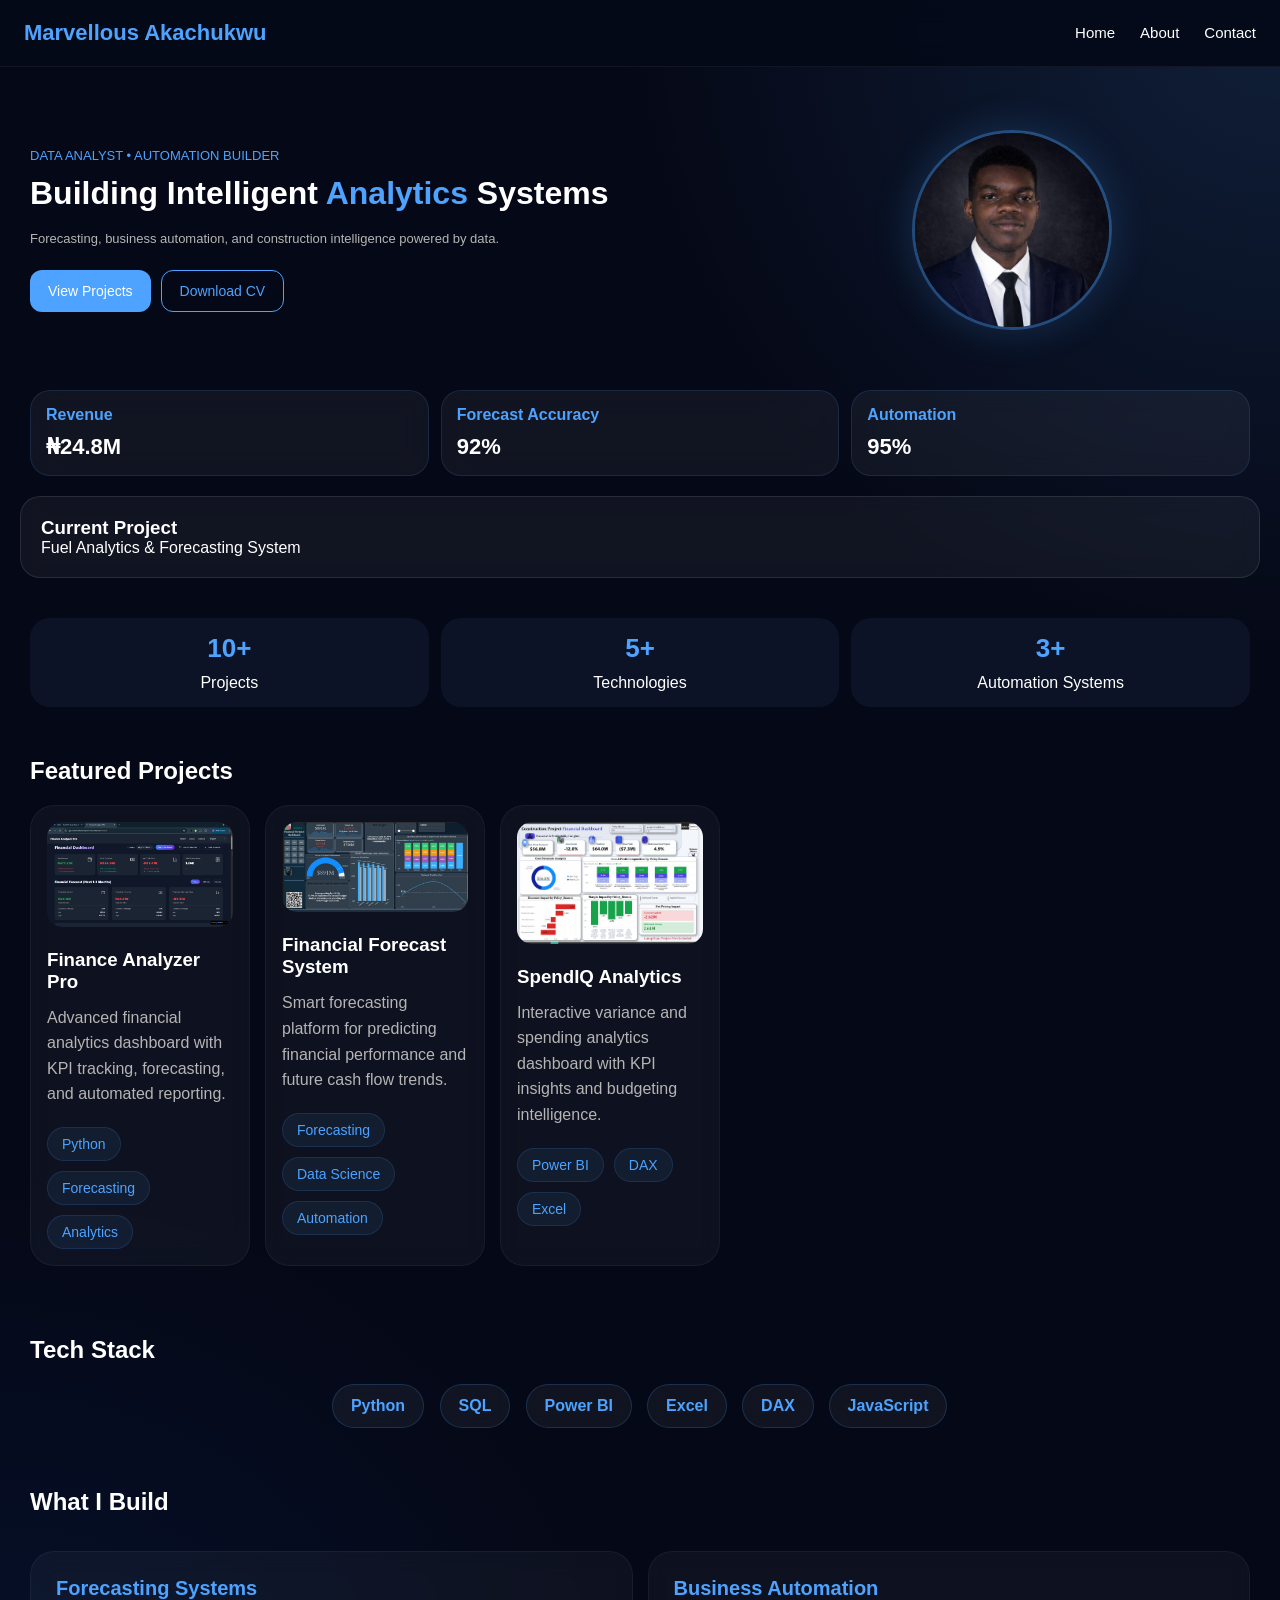
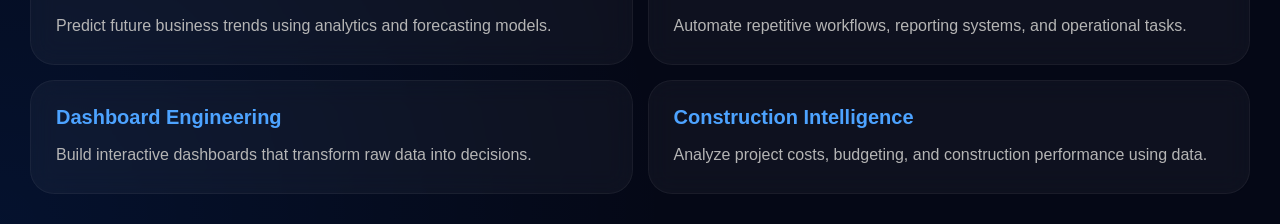
<file: index.html>
<!DOCTYPE html>
<html lang="en">
<head>
  <meta charset="UTF-8">
  <meta name="viewport" content="width=device-width, initial-scale=1.0">
  <title>Marvellous Akachukwu</title>
  <link rel="stylesheet" href="style.css">
</head>
<body>

<!-- Navbar -->
<nav>
  <h2 class="logo">Marvellous Akachukwu</h2>

  <ul class="nav-links">
    <li><a href="index.html">Home</a></li>
    <li><a href="about.html">About</a></li>
    <li><a href="contact.html">Contact</a></li>
  </ul>

  <div class="menu-icon">☰</div>
</nav>


<!-- Hero Section -->
<section class="hero" id="home">

  <div class="hero-text">
    <p class="small-text">DATA ANALYST • AUTOMATION BUILDER</p>
    <h1>Building Intelligent <span>Analytics</span> Systems</h1>
    <p class="description">
      Forecasting, business automation, and construction intelligence powered by data.
    </p>
    <div class="buttons">
      <button class="primary-btn">View Projects</button>
      <button class="secondary-btn">Download CV</button>
    </div>
  </div>

  <div class="hero-image">
    <img src="images/profile.png" alt="Marvellous Akachukwu">
  </div>

</section>


<!-- Dashboard Preview -->
<div class="dashboard-preview">
  <div class="dashboard-card">
    <h4>Revenue</h4>
    <p>₦24.8M</p>
  </div>
  <div class="dashboard-card">
    <h4>Forecast Accuracy</h4>
    <p>92%</p>
  </div>
  <div class="dashboard-card">
    <h4>Automation</h4>
    <p>95%</p>
  </div>
</div>


<!-- Floating Card -->
<div class="floating-card">
  <h3>Current Project</h3>
  <p>Fuel Analytics & Forecasting System</p>
</div>


<!-- Metrics -->
<section class="metrics">
  <div class="metric-card">
    <h2>10+</h2>
    <p>Projects</p>
  </div>
  <div class="metric-card">
    <h2>5+</h2>
    <p>Technologies</p>
  </div>
  <div class="metric-card">
    <h2>3+</h2>
    <p>Automation Systems</p>
  </div>
</section>


<!-- Featured Projects -->
<section class="projects" id="projects">
  <h2>Featured Projects</h2>
  <div class="project-slider" id="projectSlider">

    <div class="project-card">
      <img src="images/finance-dashboard.png" alt="Finance Dashboard">
      <h3>Finance Analyzer Pro</h3>
      <p>Advanced financial analytics dashboard with KPI tracking, forecasting, and automated reporting.</p>
      <div class="tags">
        <span>Python</span>
        <span>Forecasting</span>
        <span>Analytics</span>
      </div>
    </div>

    <div class="project-card">
      <img src="images/forecast-dashboard.png" alt="Forecast Dashboard">
      <h3>Financial Forecast System</h3>
      <p>Smart forecasting platform for predicting financial performance and future cash flow trends.</p>
      <div class="tags">
        <span>Forecasting</span>
        <span>Data Science</span>
        <span>Automation</span>
      </div>
    </div>

    <div class="project-card">
      <img src="images/spendiq-dashboard.png" alt="SpendIQ Dashboard">
      <h3>SpendIQ Analytics</h3>
      <p>Interactive variance and spending analytics dashboard with KPI insights and budgeting intelligence.</p>
      <div class="tags">
        <span>Power BI</span>
        <span>DAX</span>
        <span>Excel</span>
      </div>
    </div>

  </div>
</section>


<!-- Tech Stack -->
<section class="tech-stack">
  <h2>Tech Stack</h2>
  <div class="stack-container">
    <div class="stack-item">Python</div>
    <div class="stack-item">SQL</div>
    <div class="stack-item">Power BI</div>
    <div class="stack-item">Excel</div>
    <div class="stack-item">DAX</div>
    <div class="stack-item">JavaScript</div>
  </div>
</section>


<!-- What I Build -->
<section class="services">
  <h2>What I Build</h2>

  <div class="service-card">
    <h3>Forecasting Systems</h3>
    <p>Predict future business trends using analytics and forecasting models.</p>
  </div>

  <div class="service-card">
    <h3>Business Automation</h3>
    <p>Automate repetitive workflows, reporting systems, and operational tasks.</p>
  </div>

  <div class="service-card">
    <h3>Dashboard Engineering</h3>
    <p>Build interactive dashboards that transform raw data into decisions.</p>
  </div>

  <div class="service-card">
    <h3>Construction Intelligence</h3>
    <p>Analyze project costs, budgeting, and construction performance using data.</p>
  </div>

</section>


<script src="script.js"></script>
</body>
</html>
</file>
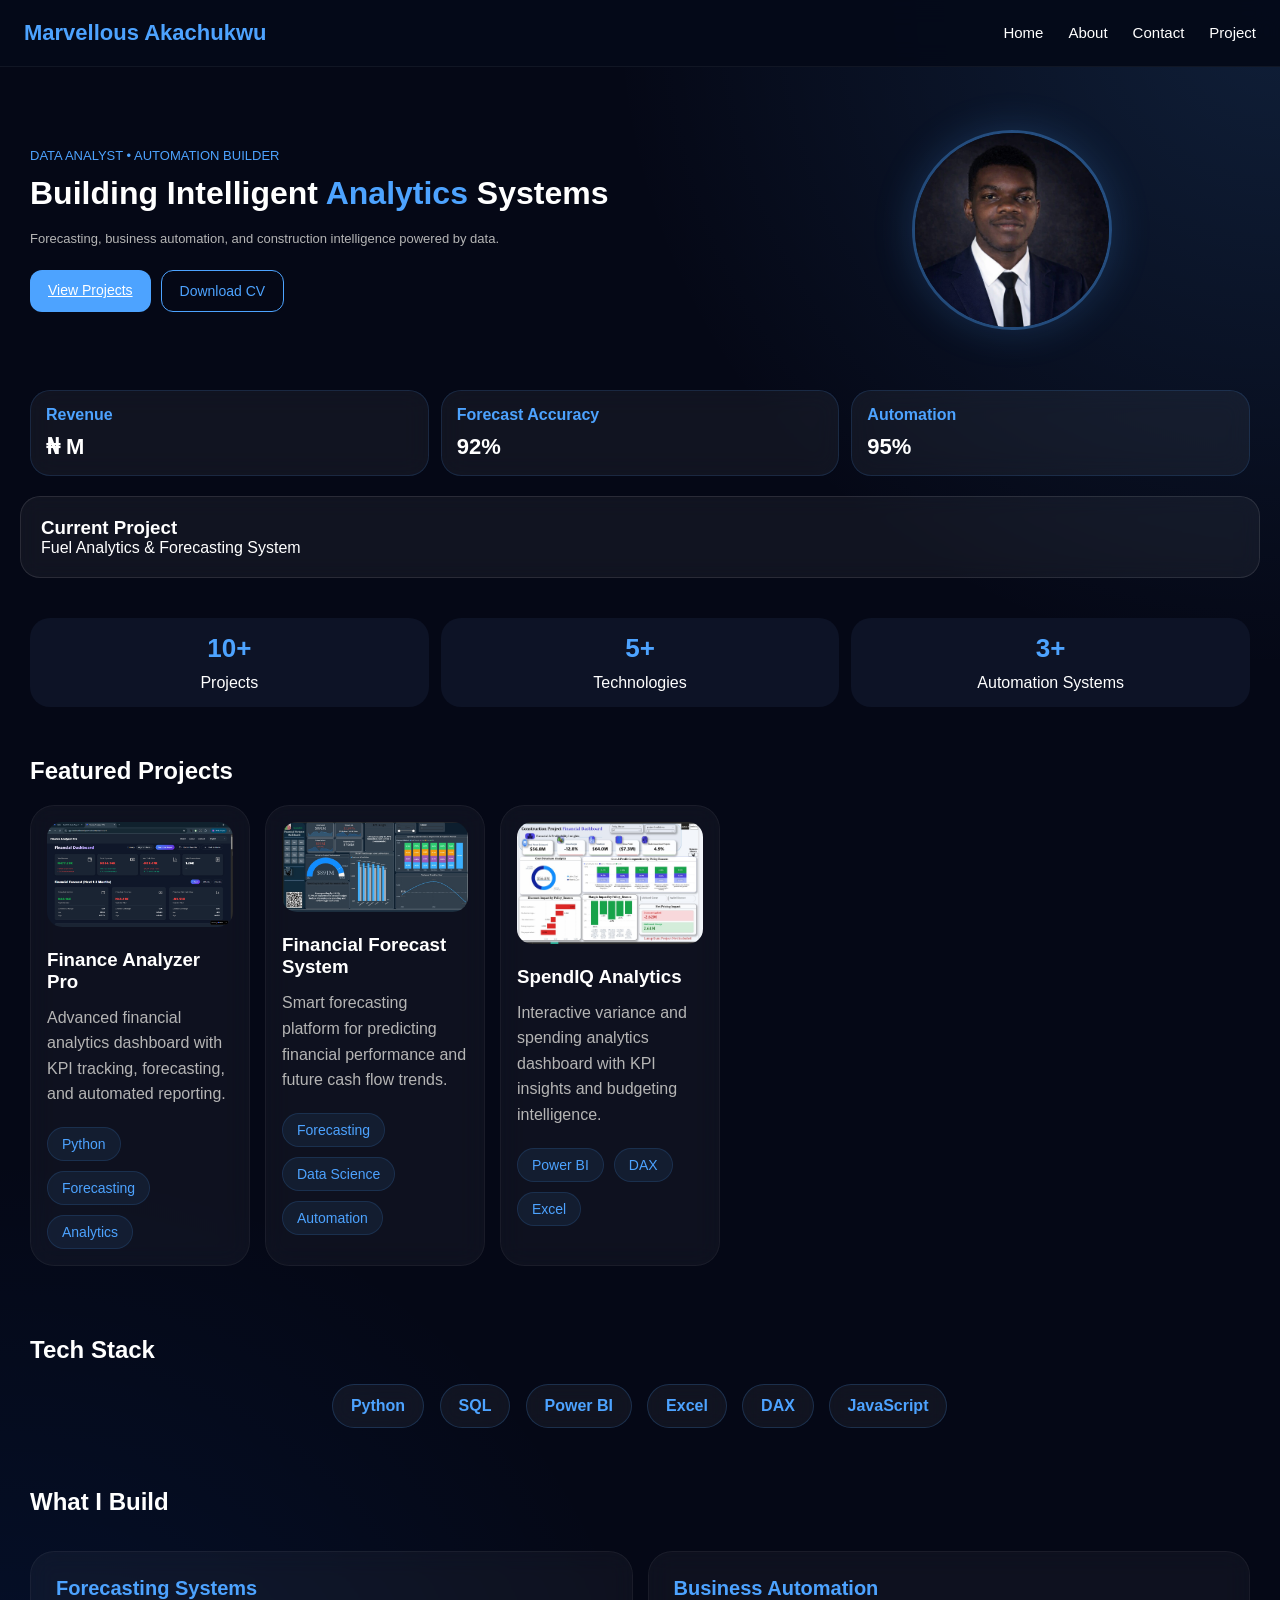
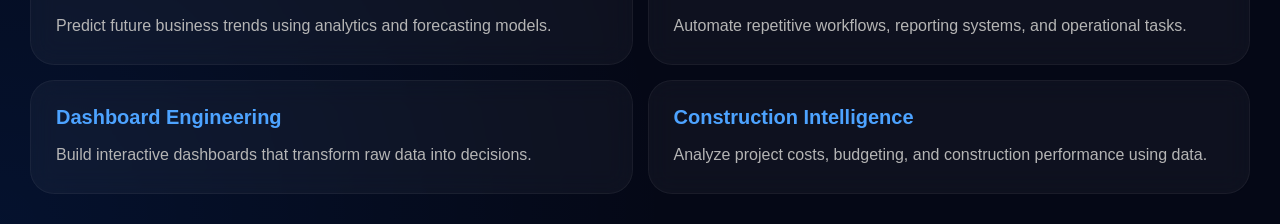
<file: templates/index.html>
<!DOCTYPE html>
<html lang="en">
<head>
  <meta charset="UTF-8">
<meta name="viewport" content="width=device-width, initial-scale=1.0, min-width=1024px">
  <title>Marvellous Akachukwu</title>
  <link rel="stylesheet" href="/static/style.css">
</head>
<body>

<!-- Navbar -->
<nav>
  <h2 class="logo">Marvellous Akachukwu</h2>
  <ul class="nav-links">
    <li><a href="/">Home</a></li>
    <li><a href="/about">About</a></li>
    <li><a href="/contact">Contact</a></li>
    <li><a href="/project">Project</a></li>

</ul>

  <div class="menu-icon">☰</div>
</nav>

<!-- Hero Section -->
<section class="hero" id="home">
  <div class="hero-text">
    <p class="small-text">DATA ANALYST • AUTOMATION BUILDER</p>
    <h1>Building Intelligent <span>Analytics</span> Systems</h1>
    <p class="description">
      Forecasting, business automation, and construction intelligence powered by data.
    </p>
    <div class="buttons">
<a href="/project" class="primary-btn">
  View Projects
</a>
      <button class="secondary-btn">Download CV</button>
    </div>
  </div>
  <div class="hero-image">
    <img src="/static/images/profile.png" alt="Marvellous Akachukwu">
  </div>
</section>

<!-- Dashboard Preview -->
<div class="dashboard-preview">
  <div class="dashboard-card">
    <h4>Revenue</h4>
    <p>₦ M</p>
  </div>
  <div class="dashboard-card">
    <h4>Forecast Accuracy</h4>
    <p>92%</p>
  </div>
  <div class="dashboard-card">
    <h4>Automation</h4>
    <p>95%</p>
  </div>
</div>

<!-- Floating Card -->
<div class="floating-card">
  <h3>Current Project</h3>
  <p>Fuel Analytics & Forecasting System</p>
</div>

<!-- Metrics -->
<section class="metrics">
  <div class="metric-card">
    <h2>10+</h2>
    <p>Projects</p>
  </div>
  <div class="metric-card">
    <h2>5+</h2>
    <p>Technologies</p>
  </div>
  <div class="metric-card">
    <h2>3+</h2>
    <p>Automation Systems</p>
  </div>
</section>

<!-- Featured Projects -->
<section class="projects" id="projects">
  <h2>Featured Projects</h2>
  <div class="project-slider" id="projectSlider">

    <div class="project-card">
      <img src="/static/images/finance-dashboard.png" alt="Finance Dashboard">
      <h3>Finance Analyzer Pro</h3>
      <p>Advanced financial analytics dashboard with KPI tracking, forecasting, and automated reporting.</p>
      <div class="tags">
        <span>Python</span>
        <span>Forecasting</span>
        <span>Analytics</span>
      </div>
    </div>

    <div class="project-card">
      <img src="/static/images/forecast-dashboard.png" alt="Forecast Dashboard">
      <h3>Financial Forecast System</h3>
      <p>Smart forecasting platform for predicting financial performance and future cash flow trends.</p>
      <div class="tags">
        <span>Forecasting</span>
        <span>Data Science</span>
        <span>Automation</span>
      </div>
    </div>

    <div class="project-card">
      <img src="/static/images/spendiq-dashboard.png" alt="SpendIQ Dashboard">
      <h3>SpendIQ Analytics</h3>
      <p>Interactive variance and spending analytics dashboard with KPI insights and budgeting intelligence.</p>
      <div class="tags">
        <span>Power BI</span>
        <span>DAX</span>
        <span>Excel</span>
      </div>
    </div>

  </div>
</section>

<!-- Tech Stack -->
<section class="tech-stack">
  <h2>Tech Stack</h2>
  <div class="stack-container">
    <div class="stack-item">Python</div>
    <div class="stack-item">SQL</div>
    <div class="stack-item">Power BI</div>
    <div class="stack-item">Excel</div>
    <div class="stack-item">DAX</div>
    <div class="stack-item">JavaScript</div>
  </div>
</section>

<!-- What I Build -->
<section class="services">
  <h2>What I Build</h2>
  <div class="service-card">
    <h3>Forecasting Systems</h3>
    <p>Predict future business trends using analytics and forecasting models.</p>
  </div>
  <div class="service-card">
    <h3>Business Automation</h3>
    <p>Automate repetitive workflows, reporting systems, and operational tasks.</p>
  </div>
  <div class="service-card">
    <h3>Dashboard Engineering</h3>
    <p>Build interactive dashboards that transform raw data into decisions.</p>
  </div>
  <div class="service-card">
    <h3>Construction Intelligence</h3>
    <p>Analyze project costs, budgeting, and construction performance using data.</p>
  </div>
</section>

<script src="/static/script.js"></script>
</body>
</html>
</file>
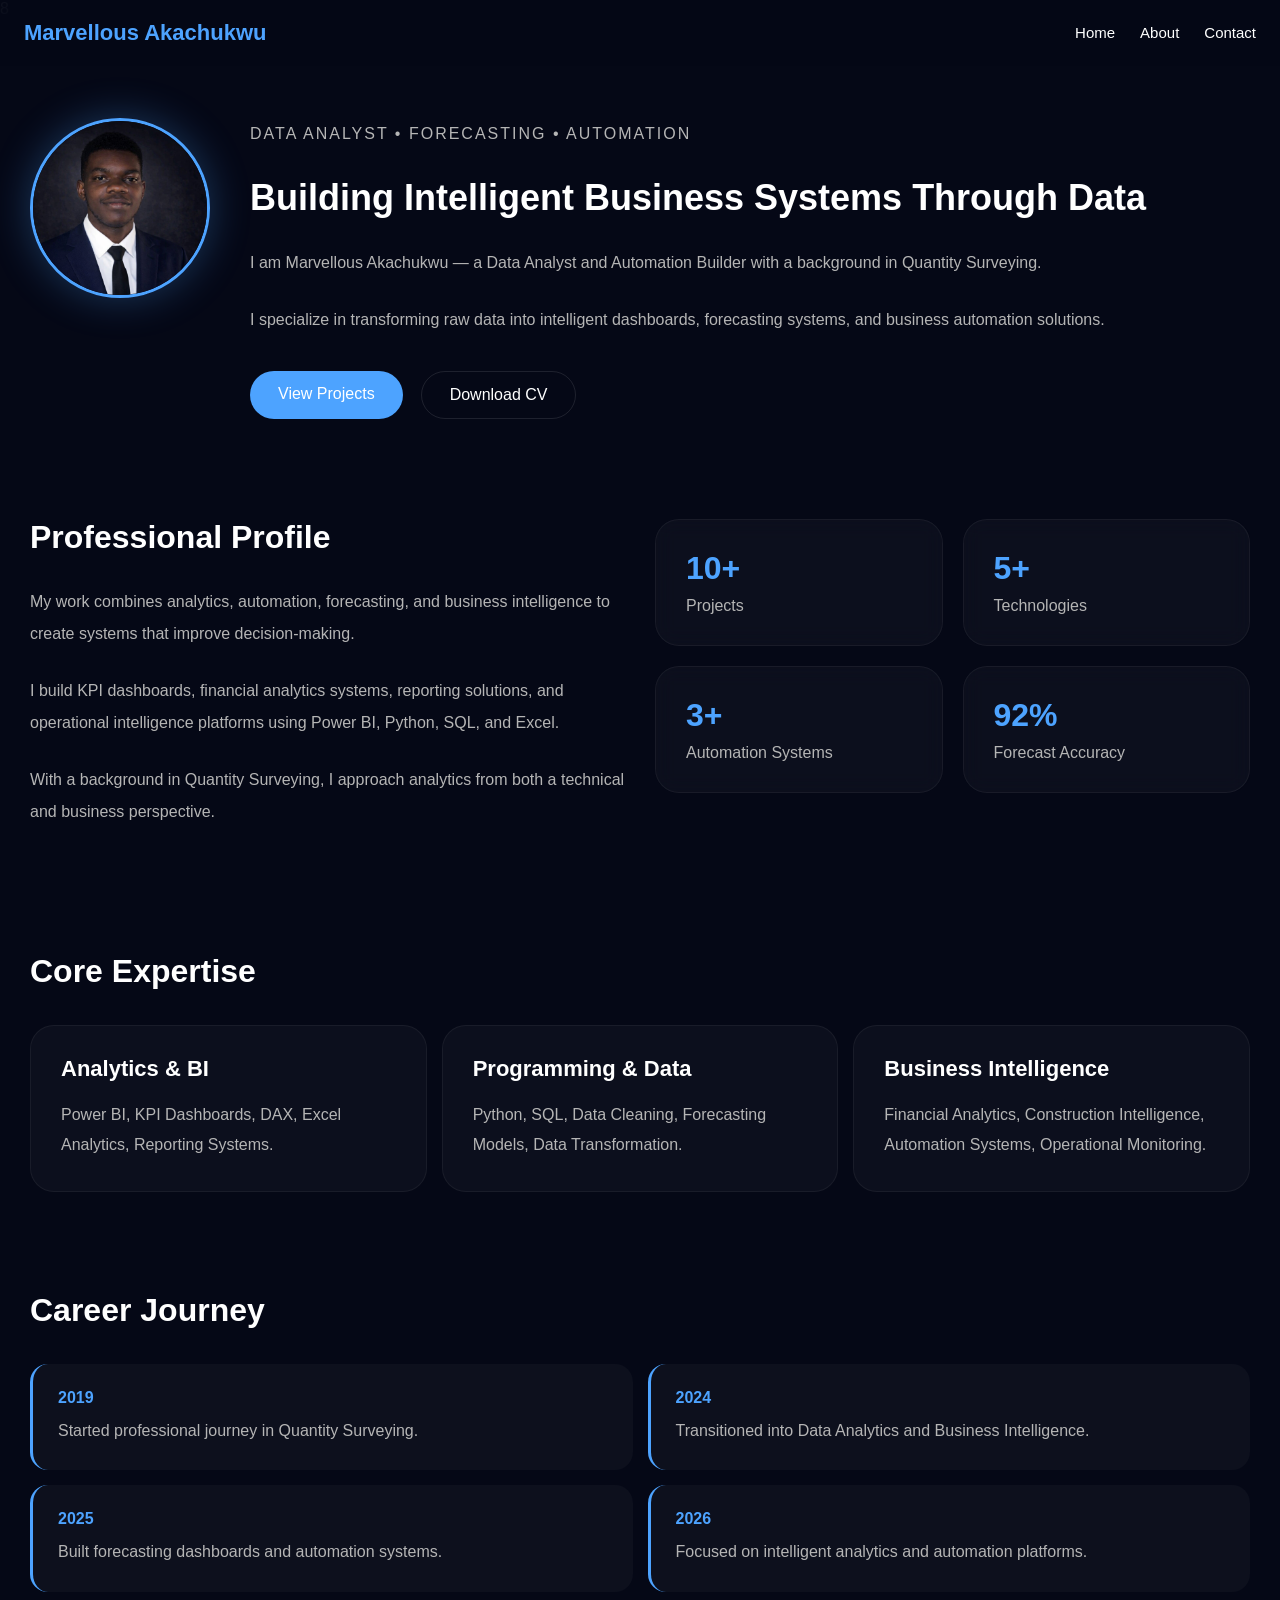
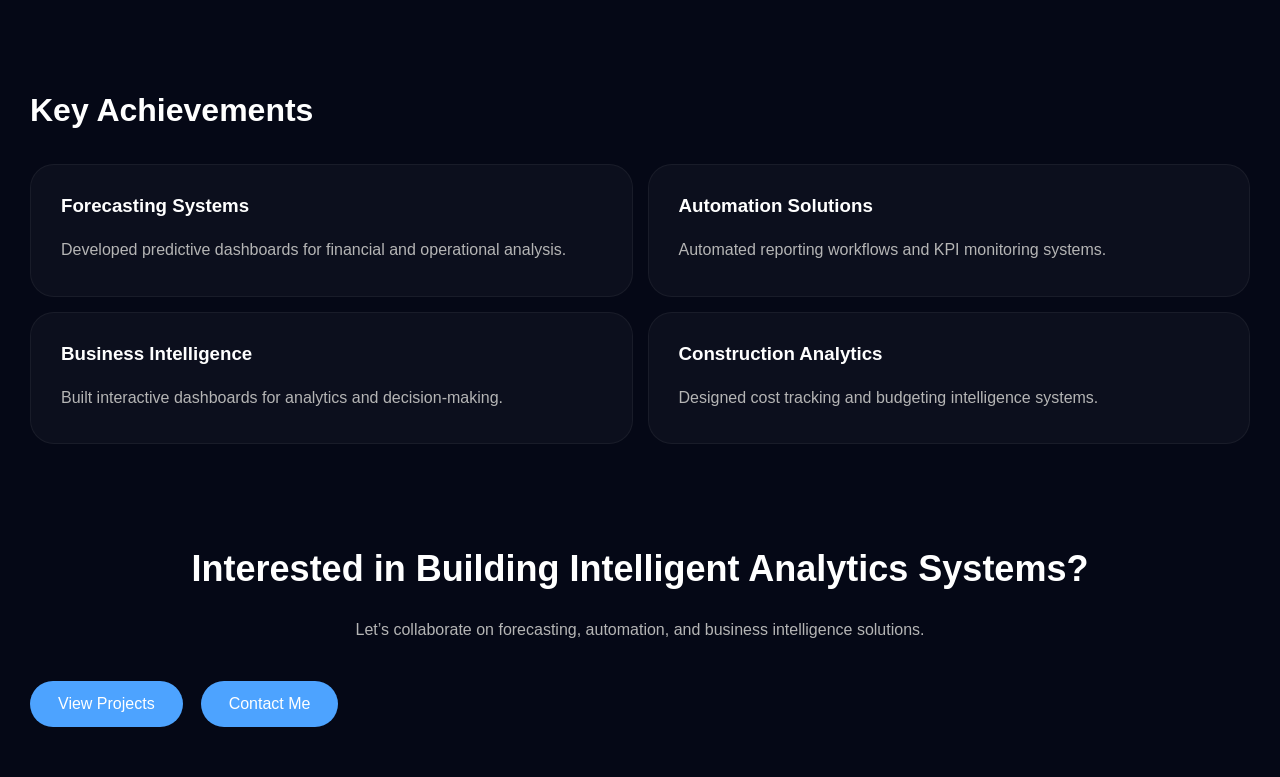
<file: about.html>
8<!DOCTYPE html>
<html lang="en">
<head>

  <meta charset="UTF-8">
  <meta name="viewport" content="width=device-width, initial-scale=1.0">

  <title>About | Marvellous Akachukwu</title>

<link rel="stylesheet" href="about.css">
</head>

<body>

<!-- NAVBAR -->
<nav>

  <h2 class="logo">Marvellous Akachukwu</h2>
  

  <ul class="nav-links">

  <li><a href="index.html">Home</a></li>

  <a href="about.html">About</a>

  <li><a href="contact.html">Contact</a></li>

</ul>


  <div class="menu-icon">
    ☰
  </div>

</nav>



<!-- ABOUT HERO -->
<section class="about-hero">

  <div class="about-image">

<img src="images/profile.png">

  </div>


  <div class="about-text">

    <p class="small-text">
      DATA ANALYST • FORECASTING • AUTOMATION
    </p>

    <h1>
      Building Intelligent Business Systems Through Data
    </h1>

    <p>
      I am Marvellous Akachukwu — a Data Analyst and
      Automation Builder with a background in Quantity
      Surveying.
    </p>

    <p>
      I specialize in transforming raw data into
      intelligent dashboards, forecasting systems,
      and business automation solutions.
    </p>

    <div class="about-buttons">

      <a href="index.html#projects" class="primary-btn">
        View Projects
      </a>

      <a href="#" class="secondary-btn">
        Download CV
      </a>

    </div>

  </div>

</section>



<!-- PROFESSIONAL PROFILE -->
<section class="profile-section">

  <div class="profile-grid">

    <!-- LEFT -->
    <div class="profile-text">

      <h2>Professional Profile</h2>

      <p>
        My work combines analytics, automation,
        forecasting, and business intelligence
        to create systems that improve decision-making.
      </p>

      <p>
        I build KPI dashboards, financial analytics
        systems, reporting solutions, and operational
        intelligence platforms using Power BI,
        Python, SQL, and Excel.
      </p>

      <p>
        With a background in Quantity Surveying,
        I approach analytics from both a technical
        and business perspective.
      </p>

    </div>


    <!-- RIGHT -->
    <div class="profile-stats">

      <div class="stat-card">
        <h3>10+</h3>
        <p>Projects</p>
      </div>

      <div class="stat-card">
        <h3>5+</h3>
        <p>Technologies</p>
      </div>

      <div class="stat-card">
        <h3>3+</h3>
        <p>Automation Systems</p>
      </div>

      <div class="stat-card">
        <h3>92%</h3>
        <p>Forecast Accuracy</p>
      </div>

    </div>

  </div>

</section>



<!-- EXPERTISE -->
<section class="expertise-section">

  <h2>Core Expertise</h2>

  <div class="expertise-grid">

    <div class="expertise-card">

      <h3>Analytics & BI</h3>

      <p>
        Power BI, KPI Dashboards,
        DAX, Excel Analytics,
        Reporting Systems.
      </p>

    </div>


    <div class="expertise-card">

      <h3>Programming & Data</h3>

      <p>
        Python, SQL,
        Data Cleaning,
        Forecasting Models,
        Data Transformation.
      </p>

    </div>


    <div class="expertise-card">

      <h3>Business Intelligence</h3>

      <p>
        Financial Analytics,
        Construction Intelligence,
        Automation Systems,
        Operational Monitoring.
      </p>

    </div>

  </div>

</section>



<!-- CAREER JOURNEY -->
<section class="journey-section">

  <h2>Career Journey</h2>

  <div class="timeline">

    <div class="timeline-item">

      <span>2019</span>

      <p>
        Started professional journey
        in Quantity Surveying.
      </p>

    </div>


    <div class="timeline-item">

      <span>2024</span>

      <p>
        Transitioned into Data Analytics
        and Business Intelligence.
      </p>

    </div>


    <div class="timeline-item">

      <span>2025</span>

      <p>
        Built forecasting dashboards
        and automation systems.
      </p>

    </div>


    <div class="timeline-item">

      <span>2026</span>

      <p>
        Focused on intelligent analytics
        and automation platforms.
      </p>

    </div>

  </div>

</section>



<!-- ACHIEVEMENTS -->
<section class="achievement-section">

  <h2>Key Achievements</h2>

  <div class="achievement-grid">

    <div class="achievement-card">

      <h3>Forecasting Systems</h3>

      <p>
        Developed predictive dashboards
        for financial and operational analysis.
      </p>

    </div>


    <div class="achievement-card">

      <h3>Automation Solutions</h3>

      <p>
        Automated reporting workflows
        and KPI monitoring systems.
      </p>

    </div>


    <div class="achievement-card">

      <h3>Business Intelligence</h3>

      <p>
        Built interactive dashboards
        for analytics and decision-making.
      </p>

    </div>


    <div class="achievement-card">

      <h3>Construction Analytics</h3>

      <p>
        Designed cost tracking and
        budgeting intelligence systems.
      </p>

    </div>

  </div>

</section>



<!-- CTA -->
<section class="cta-section">

  <h2>
    Interested in Building Intelligent Analytics Systems?
  </h2>

  <p>
    Let’s collaborate on forecasting,
    automation, and business intelligence solutions.
  </p>

  <div class="about-buttons">

    <a href="index.html#projects" class="primary-btn">
      View Projects
    </a>

    <a  href="contact.html" class="primary-btn">
      Contact Me
    </a>

  </div>

</section>

<script src="script.js"></script>
</body>
</html>
</file>
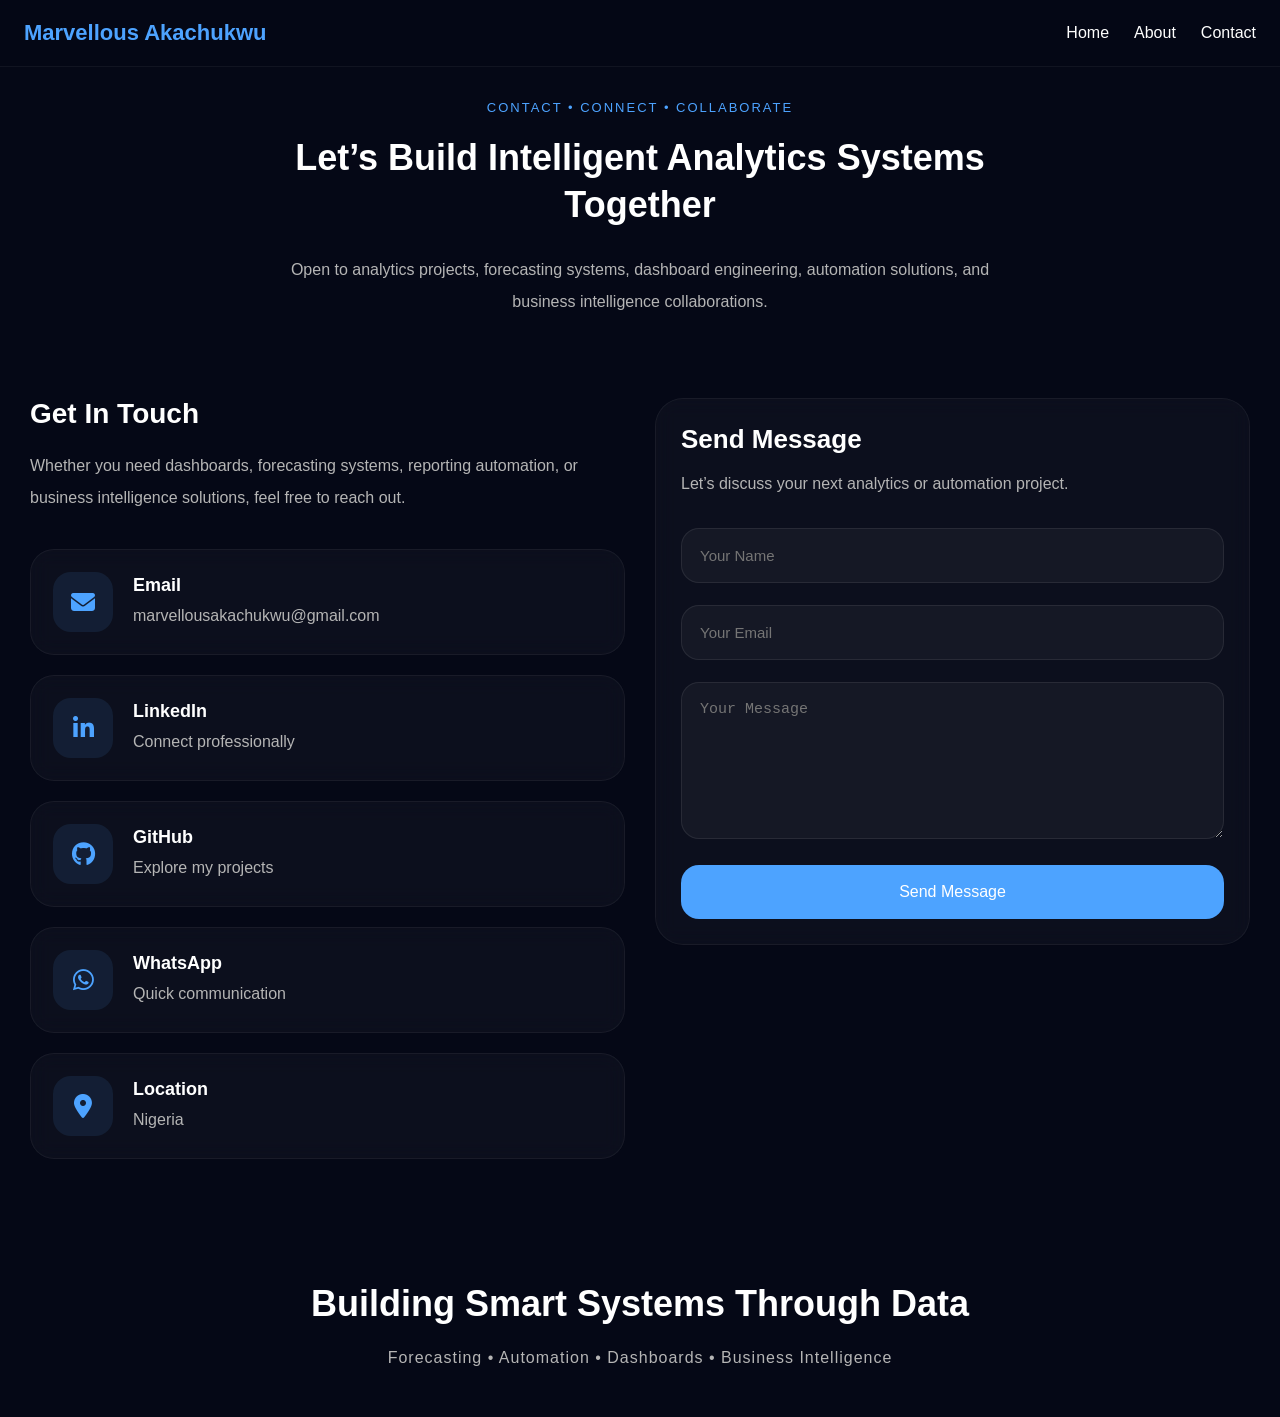
<file: contact.html>
<!DOCTYPE html>
<html lang="en">
<head>

  <meta charset="UTF-8">
  <meta name="viewport" content="width=device-width, initial-scale=1.0">

  <title>Contact | Marvellous Akachukwu</title>

  <!-- CSS -->
<link rel="stylesheet" href="contact.css">

  <!-- FONT AWESOME -->
  <link rel="stylesheet"
  href="https://cdnjs.cloudflare.com/ajax/libs/font-awesome/6.5.1/css/all.min.css"/>

</head>

<body>

<!-- NAVBAR -->
<nav>

  <h2 class="logo">Marvellous Akachukwu</h2>
  

  <ul class="nav-links">

  <li><a href="index.html">Home</a></li>

  <a href="about.html">About</a>

  <li><a href="contact.html">Contact</a></li>

</ul>



  <div class="menu-icon">
    ☰
  </div>

</nav>



<!-- CONTACT HERO -->
<section class="contact-hero">

  <p class="small-text">
    CONTACT • CONNECT • COLLABORATE
  </p>

  <h1>
    Let’s Build Intelligent
    Analytics Systems Together
  </h1>

  <p class="hero-description">

    Open to analytics projects,
    forecasting systems, dashboard engineering,
    automation solutions, and business intelligence collaborations.

  </p>

</section>



<!-- CONTACT GRID -->
<section class="contact-section">

  <div class="contact-grid">


    <!-- LEFT SIDE -->
    <div class="contact-info">

      <h2>Get In Touch</h2>

      <p class="contact-text">

        Whether you need dashboards,
        forecasting systems, reporting automation,
        or business intelligence solutions,
        feel free to reach out.

      </p>



      <!-- EMAIL -->
      <a href="mailto:yourgmail@gmail.com"
      class="contact-card">

        <div class="icon-box">
          <i class="fa-solid fa-envelope"></i>
        </div>

        <div>

          <h3>Email</h3>

          <p>marvellousakachukwu@gmail.com</p>

        </div>

      </a>



      <!-- LINKEDIN -->
      <a href="
    https://linkedin.com/in/marvel-b64605304 "
      class="contact-card">

        <div class="icon-box">
          <i class="fa-brands fa-linkedin-in"></i>
        </div>

        <div>

          <h3>LinkedIn</h3>

          <p>Connect professionally</p>

        </div>

      </a>



      <!-- GITHUB -->
      <a href="https://github.com"
      class="contact-card">

        <div class="icon-box">
          <i class="fa-brands fa-github"></i>
        </div>

        <div>

          <h3>GitHub</h3>

          <p>Explore my projects</p>

        </div>

      </a>



      <!-- WHATSAPP -->
      <a href="https://wa.me/2349029280043"
      class="contact-card">

        <div class="icon-box">
          <i class="fa-brands fa-whatsapp"></i>
        </div>

        <div>

          <h3>WhatsApp</h3>

          <p>Quick communication</p>

        </div>

      </a>



      <!-- LOCATION -->
      <div class="contact-card">

        <div class="icon-box">
          <i class="fa-solid fa-location-dot"></i>
        </div>

        <div>

          <h3>Location</h3>

          <p>Nigeria</p>

        </div>

      </div>

    </div>



    <!-- RIGHT SIDE -->
    <div class="contact-form-container">

      <div class="form-box">

        <h2>Send Message</h2>

        <p class="form-text">
          Let’s discuss your next analytics or automation project.
        </p>

        <form action="/send" method="POST" id="contactForm">

          <div class="input-group">

            <input type="text"
            name="name"
            placeholder="Your Name"
            required>

          </div>


          <div class="input-group">

            <input type="email"
            name="email"
            placeholder="Your Email"
            required>

          </div>


          <div class="input-group">

            <textarea
            name="message"
            rows="7"
            placeholder="Your Message"
            required></textarea>

          </div>


          <button type="submit"
          class="send-btn">

            Send Message

          </button>

        </form>

        <!-- SUCCESS / ERROR MESSAGE -->
        <div id="formStatus" style="
          margin-top: 1rem;
          padding: .75rem 1rem;
          border-radius: 8px;
          font-size: .9rem;
          display: none;
        "></div>

      </div>

    </div>

  </div>

</section>



<!-- CTA -->
<section class="bottom-cta">

  <h2>
    Building Smart Systems Through Data
  </h2>

  <p>
    Forecasting • Automation • Dashboards • Business Intelligence
  </p>

</section>


<script src="script.js"></script>

<script>
  const form = document.getElementById("contactForm");
  const status = document.getElementById("formStatus");

  form.addEventListener("submit", async (e) => {
    e.preventDefault();

    const btn = form.querySelector(".send-btn");
    btn.textContent = "Sending…";
    btn.disabled = true;

    const data = new FormData(form);

    try {
      const res = await fetch("/send", { method: "POST", body: data });
      const text = await res.text();

      if (text.includes("Successfully")) {
        status.style.display = "block";
        status.style.background = "rgba(0,245,100,.12)";
        status.style.border = "1px solid rgba(0,245,100,.3)";
        status.style.color = "#00f564";
        status.textContent = "✅ Message sent! I'll get back to you soon.";
        form.reset();
      } else {
        throw new Error(text);
      }

    } catch (err) {
      status.style.display = "block";
      status.style.background = "rgba(255,80,80,.1)";
      status.style.border = "1px solid rgba(255,80,80,.3)";
      status.style.color = "#ff6b6b";
      status.textContent = "❌ Something went wrong. Please try emailing me directly.";
    }

    btn.textContent = "Send Message";
    btn.disabled = false;
  });
</script>
</body>
</html>
</file>
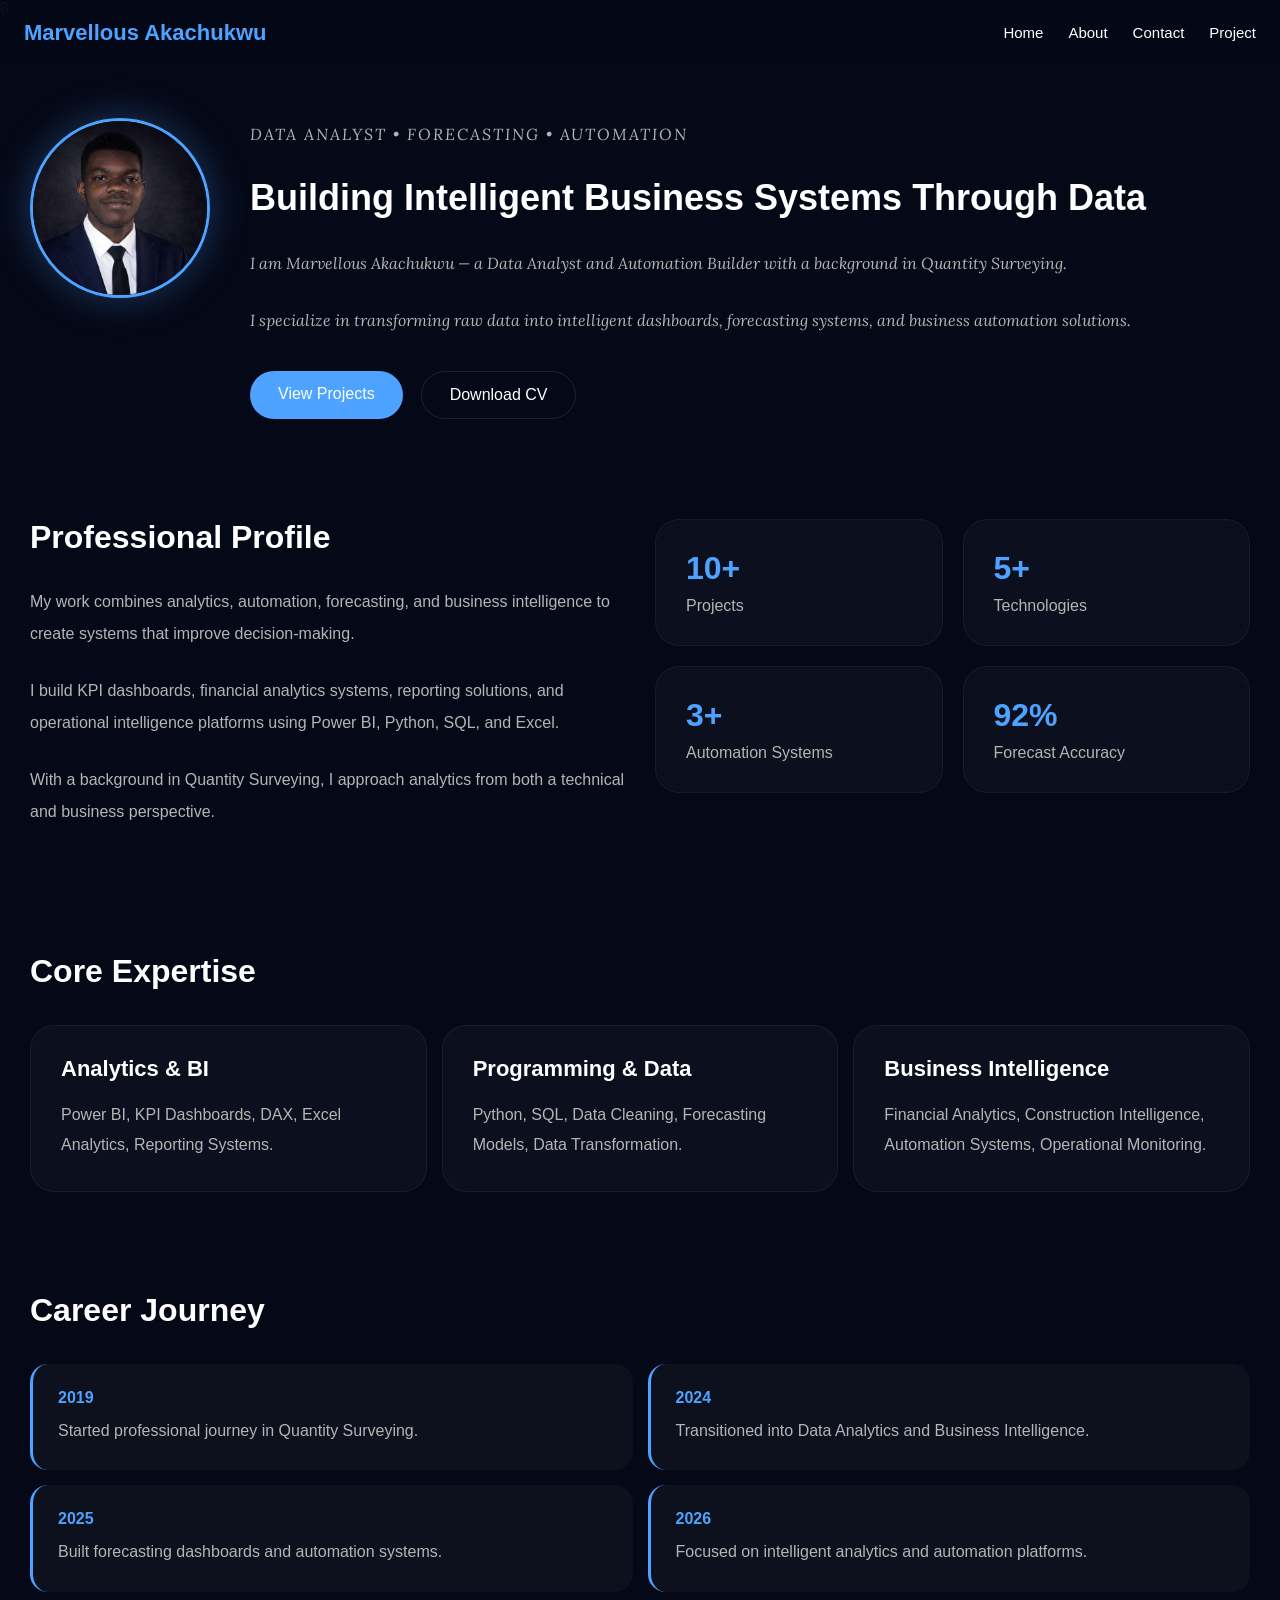
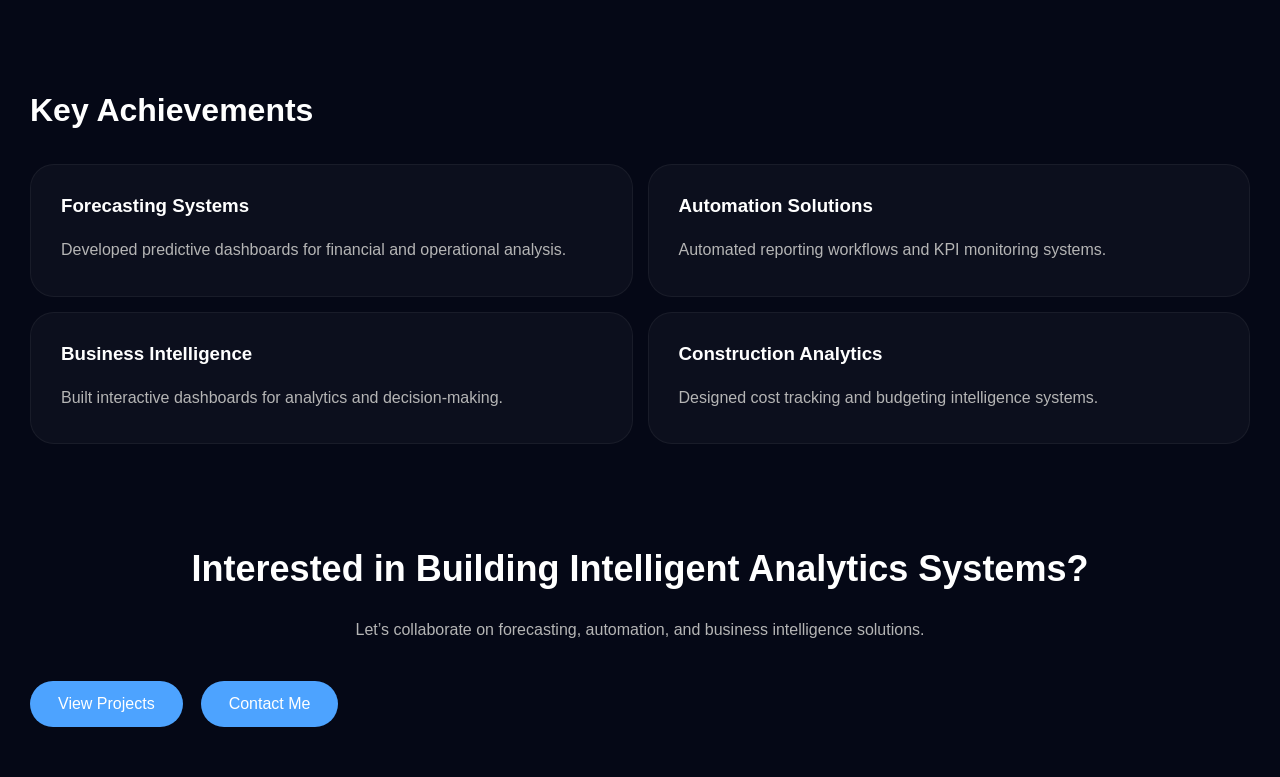
<file: templates/about.html>
8<!DOCTYPE html>
<html lang="en">
<head>

  <meta charset="UTF-8">
  <meta name="viewport" content="width=device-width, initial-scale=1.0">

  <title>About | Marvellous Akachukwu</title>

<link rel="stylesheet" href="/static/about.css">

  <link href="https://fonts.googleapis.com/css2?family=Lora:ital@1&display=swap" rel="stylesheet">
  
</head>

<body>

<!-- NAVBAR -->
<nav>

  <h2 class="logo">Marvellous Akachukwu</h2>
  

  <ul class="nav-links">

  <li><a href="/">Home</a></li>

  <a href="/about">About</a>

  <li><a href="/contact">Contact</a></li>

  <li><a href="/project">Project</a></li>

</ul>


  <div class="menu-icon">
    ☰
  </div>

</nav>



<!-- ABOUT HERO -->
<section class="about-hero">

  <div class="about-image">

<img src="/static/images/profile.png">

  </div>


  <div class="about-text">

    <p class="small-text">
      DATA ANALYST • FORECASTING • AUTOMATION
    </p>

    <h1>
      Building Intelligent Business Systems Through Data
    </h1>

    <p>
      I am Marvellous Akachukwu — a Data Analyst and
      Automation Builder with a background in Quantity
      Surveying.
    </p>

    <p>
      I specialize in transforming raw data into
      intelligent dashboards, forecasting systems,
      and business automation solutions.
    </p>

    <div class="about-buttons">

      <a href="/project" class="primary-btn">
        View Projects
      </a>

      <a href="#" class="secondary-btn">
        Download CV
      </a>

    </div>

  </div>

</section>



<!-- PROFESSIONAL PROFILE -->
<section class="profile-section">

  <div class="profile-grid">

    <!-- LEFT -->
    <div class="profile-text">

      <h2>Professional Profile</h2>

      <p>
        My work combines analytics, automation,
        forecasting, and business intelligence
        to create systems that improve decision-making.
      </p>

      <p>
        I build KPI dashboards, financial analytics
        systems, reporting solutions, and operational
        intelligence platforms using Power BI,
        Python, SQL, and Excel.
      </p>

      <p>
        With a background in Quantity Surveying,
        I approach analytics from both a technical
        and business perspective.
      </p>

    </div>


    <!-- RIGHT -->
    <div class="profile-stats">

      <div class="stat-card">
        <h3>10+</h3>
        <p>Projects</p>
      </div>

      <div class="stat-card">
        <h3>5+</h3>
        <p>Technologies</p>
      </div>

      <div class="stat-card">
        <h3>3+</h3>
        <p>Automation Systems</p>
      </div>

      <div class="stat-card">
        <h3>92%</h3>
        <p>Forecast Accuracy</p>
      </div>

    </div>

  </div>

</section>



<!-- EXPERTISE -->
<section class="expertise-section">

  <h2>Core Expertise</h2>

  <div class="expertise-grid">

    <div class="expertise-card">

      <h3>Analytics & BI</h3>

      <p>
        Power BI, KPI Dashboards,
        DAX, Excel Analytics,
        Reporting Systems.
      </p>

    </div>


    <div class="expertise-card">

      <h3>Programming & Data</h3>

      <p>
        Python, SQL,
        Data Cleaning,
        Forecasting Models,
        Data Transformation.
      </p>

    </div>


    <div class="expertise-card">

      <h3>Business Intelligence</h3>

      <p>
        Financial Analytics,
        Construction Intelligence,
        Automation Systems,
        Operational Monitoring.
      </p>

    </div>

  </div>

</section>



<!-- CAREER JOURNEY -->
<section class="journey-section">

  <h2>Career Journey</h2>

  <div class="timeline">

    <div class="timeline-item">

      <span>2019</span>

      <p>
        Started professional journey
        in Quantity Surveying.
      </p>

    </div>


    <div class="timeline-item">

      <span>2024</span>

      <p>
        Transitioned into Data Analytics
        and Business Intelligence.
      </p>

    </div>


    <div class="timeline-item">

      <span>2025</span>

      <p>
        Built forecasting dashboards
        and automation systems.
      </p>

    </div>


    <div class="timeline-item">

      <span>2026</span>

      <p>
        Focused on intelligent analytics
        and automation platforms.
      </p>

    </div>

  </div>

</section>



<!-- ACHIEVEMENTS -->
<section class="achievement-section">

  <h2>Key Achievements</h2>

  <div class="achievement-grid">

    <div class="achievement-card">

      <h3>Forecasting Systems</h3>

      <p>
        Developed predictive dashboards
        for financial and operational analysis.
      </p>

    </div>


    <div class="achievement-card">

      <h3>Automation Solutions</h3>

      <p>
        Automated reporting workflows
        and KPI monitoring systems.
      </p>

    </div>


    <div class="achievement-card">

      <h3>Business Intelligence</h3>

      <p>
        Built interactive dashboards
        for analytics and decision-making.
      </p>

    </div>


    <div class="achievement-card">

      <h3>Construction Analytics</h3>

      <p>
        Designed cost tracking and
        budgeting intelligence systems.
      </p>

    </div>

  </div>

</section>



<!-- CTA -->
<section class="cta-section">

  <h2>
    Interested in Building Intelligent Analytics Systems?
  </h2>

  <p>
    Let’s collaborate on forecasting,
    automation, and business intelligence solutions.
  </p>

  <div class="about-buttons">

    <a href="/project" class="primary-btn">
      View Projects
    </a>

    <a  href="/contact" class="primary-btn">
      Contact Me
    </a>

  </div>

</section>

<script src="/static/script.js"></script>
</body>
</html>
</file>
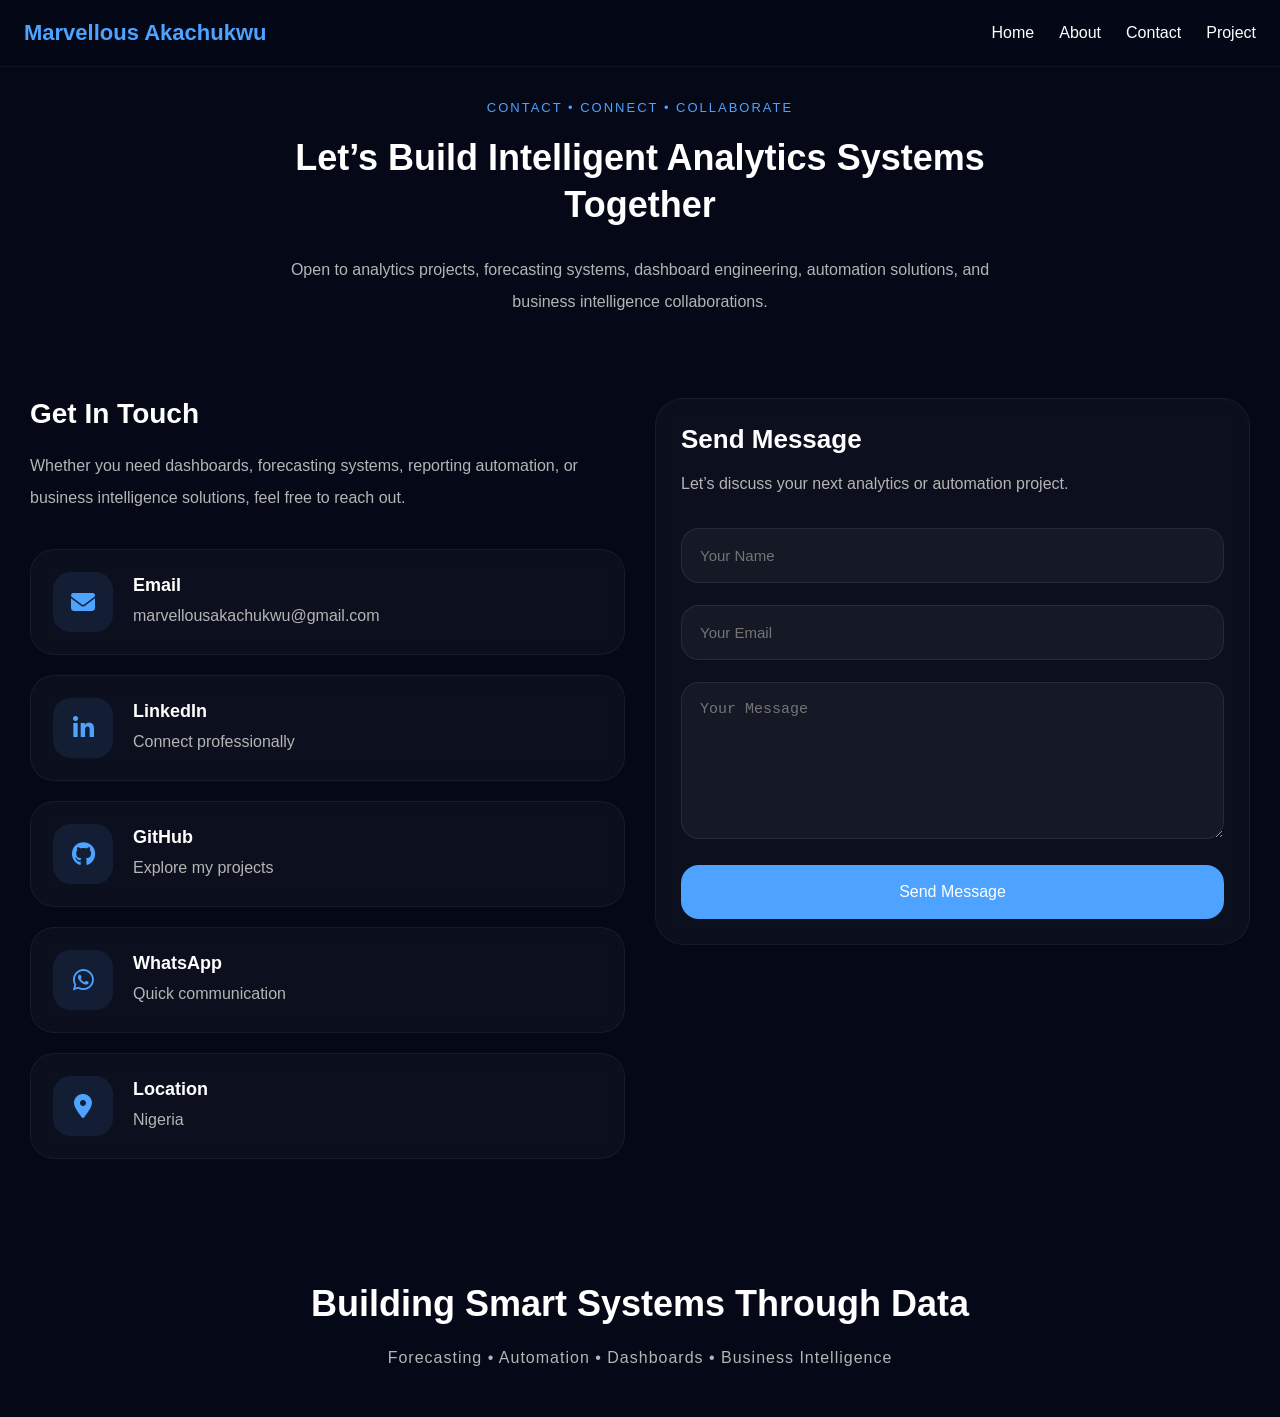
<file: templates/contact.html>
<!DOCTYPE html>
<html lang="en">
<head>

  <meta charset="UTF-8">
  <meta name="viewport" content="width=device-width, initial-scale=1.0">

  <title>Contact | Marvellous Akachukwu</title>

  <!-- CSS -->
<link rel="stylesheet" href="/static/contact.css">

  <!-- FONT AWESOME -->
  <link rel="stylesheet"
  href="https://cdnjs.cloudflare.com/ajax/libs/font-awesome/6.5.1/css/all.min.css"/>

</head>

<body>

<!-- NAVBAR -->
<nav>

  <h2 class="logo">Marvellous Akachukwu</h2>
  

  <ul class="nav-links">

  <li><a href="/">Home</a></li>

  <a href="/about">About</a>

  <li><a href="/contact">Contact</a></li>

  <li><a href="/project">Project</a></li>

</ul>



  <div class="menu-icon">
    ☰
  </div>

</nav>



<!-- CONTACT HERO -->
<section class="contact-hero">

  <p class="small-text">
    CONTACT • CONNECT • COLLABORATE
  </p>

  <h1>
    Let’s Build Intelligent
    Analytics Systems Together
  </h1>

  <p class="hero-description">

    Open to analytics projects,
    forecasting systems, dashboard engineering,
    automation solutions, and business intelligence collaborations.

  </p>

</section>



<!-- CONTACT GRID -->
<section class="contact-section">

  <div class="contact-grid">


    <!-- LEFT SIDE -->
    <div class="contact-info">

      <h2>Get In Touch</h2>

      <p class="contact-text">

        Whether you need dashboards,
        forecasting systems, reporting automation,
        or business intelligence solutions,
        feel free to reach out.

      </p>



      <!-- EMAIL -->
      <a href="mailto:yourgmail@gmail.com"
      class="contact-card">

        <div class="icon-box">
          <i class="fa-solid fa-envelope"></i>
        </div>

        <div>

          <h3>Email</h3>

          <p>marvellousakachukwu@gmail.com</p>

        </div>

      </a>



      <!-- LINKEDIN -->
      <a href="
    https://linkedin.com/in/marvel-b64605304 "
      class="contact-card">

        <div class="icon-box">
          <i class="fa-brands fa-linkedin-in"></i>
        </div>

        <div>

          <h3>LinkedIn</h3>

          <p>Connect professionally</p>

        </div>

      </a>



      <!-- GITHUB -->
      <a href="https://github.com"
      class="contact-card">

        <div class="icon-box">
          <i class="fa-brands fa-github"></i>
        </div>

        <div>

          <h3>GitHub</h3>

          <p>Explore my projects</p>

        </div>

      </a>



      <!-- WHATSAPP -->
      <a href="https://wa.me/2349029280043"
      class="contact-card">

        <div class="icon-box">
          <i class="fa-brands fa-whatsapp"></i>
        </div>

        <div>

          <h3>WhatsApp</h3>

          <p>Quick communication</p>

        </div>

      </a>



      <!-- LOCATION -->
      <div class="contact-card">

        <div class="icon-box">
          <i class="fa-solid fa-location-dot"></i>
        </div>

        <div>

          <h3>Location</h3>

          <p>Nigeria</p>

        </div>

      </div>

    </div>



    <!-- RIGHT SIDE -->
    <div class="contact-form-container">

      <div class="form-box">

        <h2>Send Message</h2>

        <p class="form-text">
          Let’s discuss your next analytics or automation project.
        </p>

        <form action="/send" method="POST" id="contactForm">

          <div class="input-group">

            <input type="text"
            name="name"
            placeholder="Your Name"
            required>

          </div>


          <div class="input-group">

            <input type="email"
            name="email"
            placeholder="Your Email"
            required>

          </div>


          <div class="input-group">

            <textarea
            name="message"
            rows="7"
            placeholder="Your Message"
            required></textarea>

          </div>


          <button type="submit"
          class="send-btn">

            Send Message

          </button>

        </form>

        <!-- SUCCESS / ERROR MESSAGE -->
        <div id="formStatus" style="
          margin-top: 1rem;
          padding: .75rem 1rem;
          border-radius: 8px;
          font-size: .9rem;
          display: none;
        "></div>

      </div>

    </div>

  </div>

</section>



<!-- CTA -->
<section class="bottom-cta">

  <h2>
    Building Smart Systems Through Data
  </h2>

  <p>
    Forecasting • Automation • Dashboards • Business Intelligence
  </p>

</section>


<script src="/static/script.js"></script>

<script>
  const form = document.getElementById("contactForm");
  const status = document.getElementById("formStatus");

  form.addEventListener("submit", async (e) => {
    e.preventDefault();

    const btn = form.querySelector(".send-btn");
    btn.textContent = "Sending…";
    btn.disabled = true;

    const data = new FormData(form);

    try {
      const res = await fetch("/send", { method: "POST", body: data });
      const text = await res.text();

      if (text.includes("Successfully")) {
        status.style.display = "block";
        status.style.background = "rgba(0,245,100,.12)";
        status.style.border = "1px solid rgba(0,245,100,.3)";
        status.style.color = "#00f564";
        status.textContent = "✅ Message sent! I'll get back to you soon.";
        form.reset();
      } else {
        throw new Error(text);
      }

    } catch (err) {
      status.style.display = "block";
      status.style.background = "rgba(255,80,80,.1)";
      status.style.border = "1px solid rgba(255,80,80,.3)";
      status.style.color = "#ff6b6b";
      status.textContent = "❌ Something went wrong. Please try emailing me directly.";
    }

    btn.textContent = "Send Message";
    btn.disabled = false;
  });
</script>
</body>
</html>
</file>
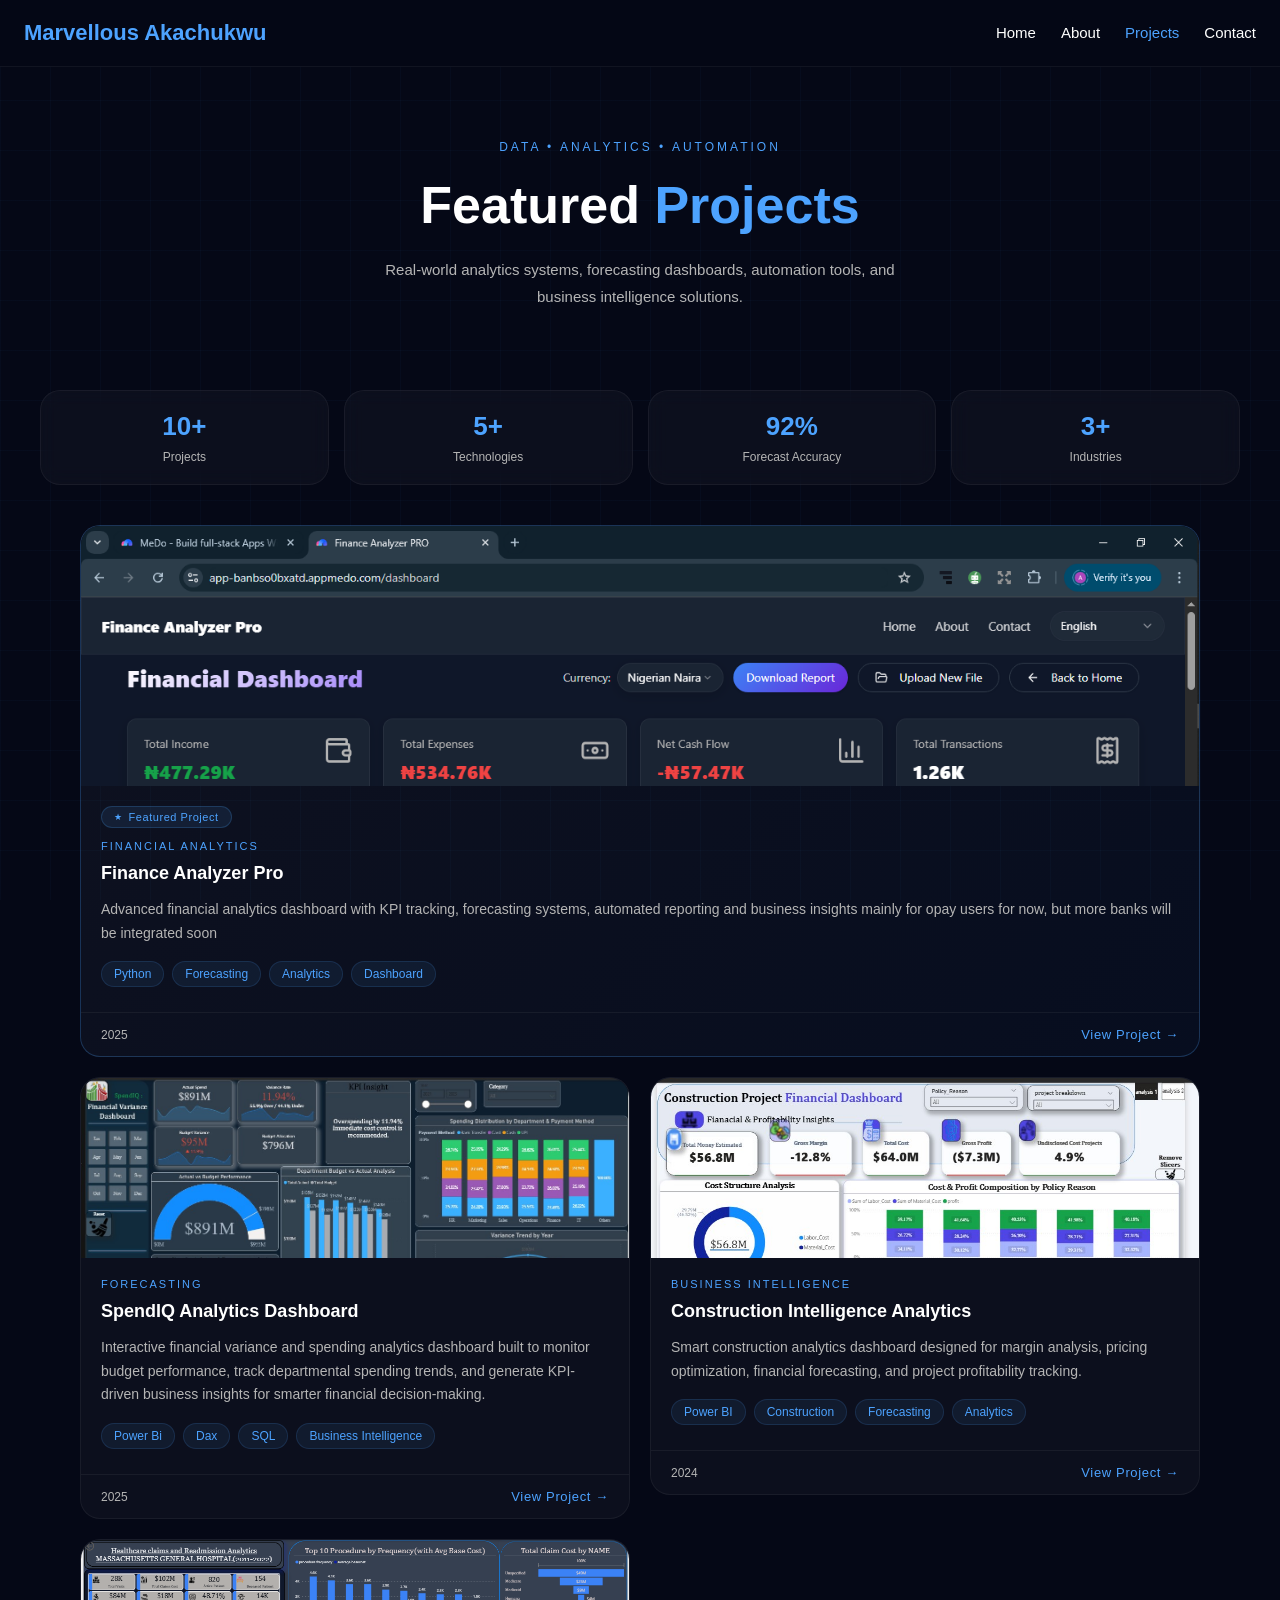
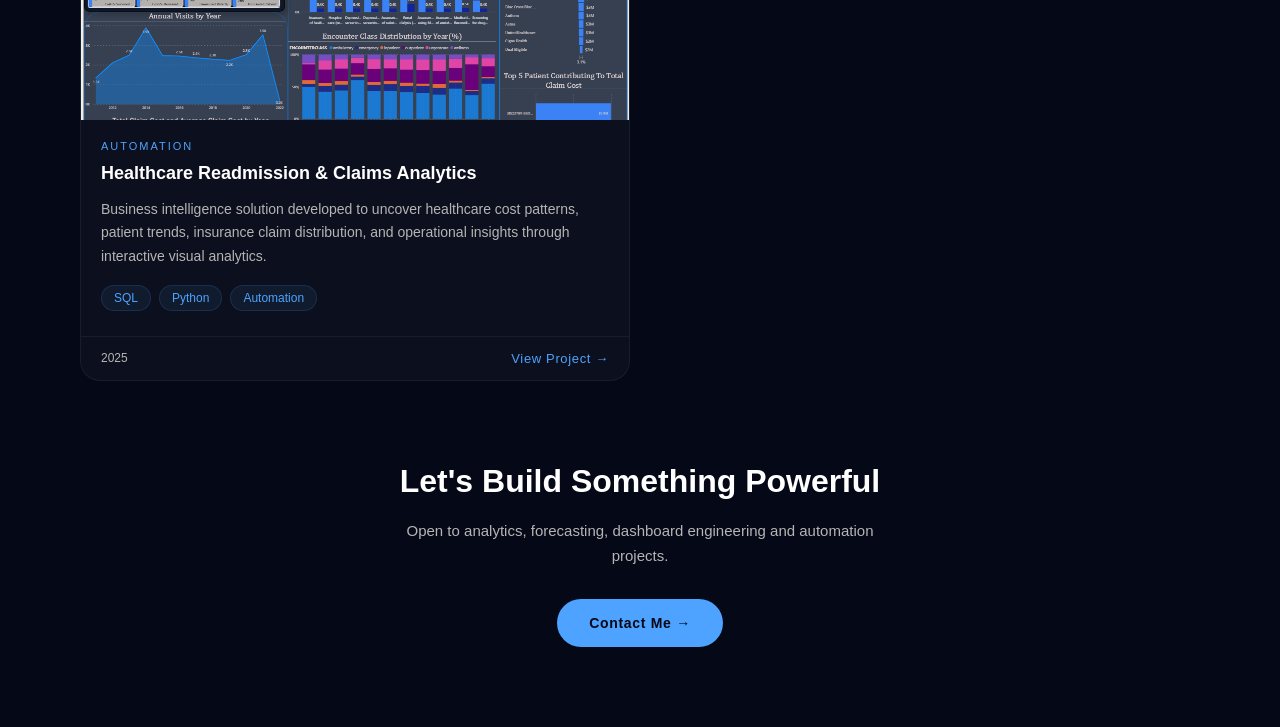
<file: templates/project.html>
<!DOCTYPE html>
<html lang="en">
<head>
  <meta charset="UTF-8">
  <meta name="viewport" content="width=device-width, initial-scale=1.0">
  <title>Projects | Marvellous Akachukwu</title>
  <link rel="stylesheet" href="/static/project.css">
</head>
<body>

  <!-- Navbar -->
  <nav>
    <h2 class="logo">Marvellous Akachukwu</h2>
    <ul class="nav-links">
      <li><a href="/">Home</a></li>
      <li><a href="/about">About</a></li>
      <li><a href="/project" class="active">Projects</a></li>
      <li><a href="/contact">Contact</a></li>
    </ul>
    <div class="menu-icon">☰</div>
  </nav>

  <!-- Hero -->
  <section class="projects-hero">
    <p class="hero-small">DATA • ANALYTICS • AUTOMATION</p>
    <h1>Featured <span>Projects</span></h1>
    <p class="hero-description">
      Real-world analytics systems, forecasting dashboards,
      automation tools, and business intelligence solutions.
    </p>
  </section>

  <!-- Stats -->
  <section class="project-stats">
    <div class="stat-card">
      <h2>10+</h2>
      <p>Projects</p>
    </div>
    <div class="stat-card">
      <h2>5+</h2>
      <p>Technologies</p>
    </div>
    <div class="stat-card">
      <h2>92%</h2>
      <p>Forecast Accuracy</p>
    </div>
    <div class="stat-card">
      <h2>3+</h2>
      <p>Industries</p>
    </div>
  </section>

  <!-- Projects Grid -->
  <section class="projects-grid">

    <!-- Project 1 -->
    <div class="project-card featured">
      <img src="/static/images/finance-dashboard.png" alt="Finance Analyzer" class="project-image">
      <div class="project-content">
        <div class="featured-badge">Featured Project</div>
        <p class="project-category">Financial Analytics</p>
        <h3>Finance Analyzer Pro</h3>
        <p class="project-description">
          Advanced financial analytics dashboard with KPI tracking,
          forecasting systems, automated reporting and business insights mainly for opay 
          users for now, but more banks will be integrated soon
        </p>
        <div class="project-tags">
          <span>Python</span>
          <span>Forecasting</span>
          <span>Analytics</span>
          <span>Dashboard</span>
        </div>
      </div>
      <div class="project-footer">
        <span>2025</span>
        <a href="https://app-banbso0bxatd.appmedo.com/">View Project →</a>
      </div>
    </div>

    <!-- Project 2 -->
    <div class="project-card">
      <img src="/static/images/forecast-dashboard.png" alt="Forecasting" class="project-image">
      <div class="project-content">
        <p class="project-category">Forecasting</p>
        <h3>SpendIQ Analytics Dashboard</h3>
        <p class="project-description">
          Interactive financial variance and spending analytics
          dashboard built to monitor budget performance, track departmental 
          spending trends, and generate KPI-driven business insights for smarter financial decision-making.
        </p>
        <div class="project-tags">
          <span>Power Bi</span>
          <span>Dax</span>
          <span>SQL</span>
          <span>Business Intelligence</span>

        </div>
      </div>
      <div class="project-footer">
        <span>2025</span>
        <a href="  https://www.linkedin.com/posts/marvel-b64605304_dataanalytics-powerbi-financeanalytics-ugcPost-7449536374640246784-JwdU?utm_source=share&utm_medium=member_android&rcm=ACoAAE2wMDwBaRm9vVOFA6eIeN88YcK88HAqdPA    ">View Project →</a>
      </div>
    </div>

    <!-- Project 3 -->
    <div class="project-card">
      <img src="/static/images/spendiq-dashboard.png" alt="SpendIQ" class="project-image">
      <div class="project-content">
        <p class="project-category">Business Intelligence</p>
        <h3>Construction Intelligence Analytics</h3>
        <p class="project-description">
          Smart construction analytics dashboard 
          designed for margin analysis, pricing 
          optimization, financial forecasting, and project
          profitability tracking.
        </p>
        <div class="project-tags">
          <span>Power BI</span>
          <span>Construction</span>
          <span>Forecasting</span>
          <span>Analytics</span>
        </div>
      </div>
      <div class="project-footer">
        <span>2024</span>
        <a href="https://www.linkedin.com/posts/marvel-b64605304_powerbi-dataanalytics-businessintelligence-activity-7437065575992025090-RH3S?utm_source=share&utm_medium=member_android&rcm=ACoAAE2wMDwBaRm9vVOFA6eIeN88YcK88HAqdPA">View Project →</a>
      </div>
    </div>

    <!-- Project 4 -->
    <div class="project-card">
      <img src="/static/images/hospital.png" alt="Automation" class="project-image">
      <div class="project-content">
        <p class="project-category">Automation</p>
        <h3>  Healthcare Readmission & Claims Analytics </h3>
        <p class="project-description">
          Business intelligence solution developed to uncover
          healthcare cost patterns, patient trends, insurance 
          claim distribution, and operational insights through 
          interactive visual analytics.  
        </p>
        <div class="project-tags">
          <span>SQL</span>
          <span>Python</span>
          <span>Automation</span>
        </div>
      </div>
      <div class="project-footer">
        <span>2025</span>
        <a href="https://github.com/Marvel-del/healthcare-claims-analytics">View Project →</a>
      </div>
    </div>

  </section>

  <!-- CTA -->
  <section class="projects-cta">
    <h2>Let's Build Something Powerful</h2>
    <p>
      Open to analytics, forecasting,
      dashboard engineering and automation projects.
    </p>
    <a href="/contact" class="cta-btn">Contact Me →</a>
  </section>

  <script src="/static/script.js"></script>

</body>
</html>
</file>
<file: style.css>
/* ── RESET ── */
*{
  margin:0;
  padding:0;
  box-sizing:border-box;
  font-family:Arial, sans-serif;
}

/* ── BODY ── */
body{
  background:
    radial-gradient(circle at top right, rgba(77,163,255,0.15), transparent 30%),
    radial-gradient(circle at bottom left, rgba(0,102,255,0.1), transparent 30%),
    #050816;
  color:white;
  overflow-x:hidden;
  padding-top:90px;
}

/* ── NAVBAR ── */
nav{
  position:fixed;
  top:0; left:0;
  width:100%;
  display:flex;
  justify-content:space-between;
  align-items:center;
  padding:20px 24px;
  background:rgba(5,10,25,0.95);
  backdrop-filter:blur(12px);
  z-index:9999;
  border-bottom:1px solid rgba(255,255,255,0.05);
}

.logo{
  color:#4da3ff;
  font-size:22px;
  font-weight:bold;
}

/* NAV LINKS — hidden by default (mobile first) */
.nav-links{
  display:none;
  gap:25px;
  list-style:none;
}

.nav-links a{
  text-decoration:none;
  color:white;
  font-size:15px;
  transition:0.3s;
}

.nav-links a:hover{ color:#4da3ff; }

/* MENU ICON — visible by default (mobile first) */
.menu-icon{
  display:block;
  font-size:32px;
  color:white;
  cursor:pointer;
}

/* Mobile dropdown when active */
.nav-links.active{
  display:flex;
  flex-direction:column;
  position:absolute;
  top:80px;
  right:20px;
  background:#081120;
  width:200px;
  border-radius:16px;
  padding:20px;
  gap:20px;
  z-index:9998;
}

/* ── HERO — mobile first ── */
.hero{
  display:flex;
  flex-direction:column;
  gap:20px;
  padding:20px 20px;
  min-height:auto;
}

.small-text{
  color:#4da3ff;
  margin-bottom:10px;
  font-size:13px;
}

.hero h1{
  font-size:28px;
  line-height:1.3;
  margin-bottom:15px;
}

.hero span{ color:#4da3ff; }

.description{
  color:#b5b5b5;
  line-height:1.7;
  margin-bottom:20px;
  font-size:15px;
}

.buttons{
  display:flex;
  gap:12px;
  flex-wrap:wrap;
}

.primary-btn,
.secondary-btn{
  padding:12px 18px;
  border:none;
  border-radius:12px;
  font-size:14px;
  cursor:pointer;
}

.primary-btn{
  background:#4da3ff;
  color:white;
}

.secondary-btn{
  background:transparent;
  border:1px solid #4da3ff;
  color:#4da3ff;
}

/* HERO IMAGE */
.hero-image{
  display:flex;
  justify-content:center;
}

.hero-image img{
  width:180px;
  height:180px;
  object-fit:cover;
  border-radius:50%;
  border:3px solid rgba(77,163,255,0.4);
  box-shadow:0 0 40px rgba(77,163,255,0.2);
}

/* ── GLOW LINE ── */
.glow-line{
  width:100%;
  height:2px;
  background:linear-gradient(to right, transparent,#4da3ff,transparent);
  margin-top:30px;
  opacity:0.7;
}

/* ── DASHBOARD PREVIEW ── */
.dashboard-preview{
  margin-top:20px;
  display:flex;
  flex-direction:column;
  gap:15px;
  padding:0 20px;
}

.dashboard-card{
  background:rgba(255,255,255,0.05);
  border:1px solid rgba(77,163,255,0.15);
  padding:20px;
  border-radius:20px;
  backdrop-filter:blur(12px);
  transition:0.3s;
}

.dashboard-card:hover{
  transform:translateY(-5px);
  box-shadow:0 0 20px rgba(77,163,255,0.2);
}

.dashboard-card h4{
  color:#4da3ff;
  margin-bottom:10px;
}

.dashboard-card p{
  font-size:22px;
  font-weight:bold;
}

/* ── FLOATING CARD ── */
.floating-card{
  margin:20px;
  background:rgba(255,255,255,0.05);
  border:1px solid rgba(255,255,255,0.1);
  padding:20px;
  border-radius:20px;
  backdrop-filter:blur(10px);
}

/* ── METRICS ── */
.metrics{
  display:flex;
  flex-direction:column;
  padding:20px;
  gap:15px;
}

.metric-card{
  background:#0d1326;
  padding:20px;
  border-radius:20px;
  text-align:center;
}

.metric-card h2{
  color:#4da3ff;
  margin-bottom:10px;
  font-size:26px;
}

/* ── PROJECTS ── */
.projects{ padding:20px; }

.projects h2{ margin-bottom:20px; }

.project-slider{
  display:flex;
  gap:15px;
  overflow-x:auto;
  scroll-behavior:smooth;
  scrollbar-width:none;
  padding-bottom:10px;
}

.project-slider::-webkit-scrollbar{ display:none; }

.project-card{
  min-width:85%;
  max-width:85%;
  background:rgba(255,255,255,0.04);
  border:1px solid rgba(255,255,255,0.05);
  border-radius:24px;
  padding:16px;
  flex-shrink:0;
  backdrop-filter:blur(12px);
  transition:0.4s;
}

.project-card:hover{
  transform:translateY(-5px);
  box-shadow:0 0 25px rgba(77,163,255,0.15);
}

.project-card img{
  width:100%;
  border-radius:15px;
  margin-bottom:18px;
}

.project-card h3{ margin-bottom:12px; }

.project-card p{
  color:#b5b5b5;
  line-height:1.6;
}

.tags{
  display:flex;
  flex-wrap:wrap;
  gap:10px;
  margin-top:20px;
}

.tags span{
  padding:8px 14px;
  border-radius:30px;
  background:rgba(77,163,255,0.08);
  color:#4da3ff;
  font-size:14px;
  border:1px solid rgba(77,163,255,0.15);
}

/* ── TECH STACK ── */
.tech-stack{ padding:20px; }

.tech-stack h2{ margin-bottom:20px; }

.stack-container{
  display:flex;
  flex-wrap:wrap;
  gap:15px;
}

.stack-item{
  padding:12px 18px;
  border-radius:40px;
  background:rgba(255,255,255,0.05);
  border:1px solid rgba(77,163,255,0.2);
  color:#4da3ff;
  font-weight:bold;
  backdrop-filter:blur(10px);
}

/* ── SERVICES ── */
.services{ padding:20px; }

.services h2{ margin-bottom:20px; }

.service-card{
  background:rgba(255,255,255,0.04);
  border:1px solid rgba(255,255,255,0.05);
  padding:25px;
  border-radius:24px;
  margin-bottom:20px;
  backdrop-filter:blur(12px);
}

.service-card h3{
  color:#4da3ff;
  margin-bottom:12px;
  font-size:20px;
}

.service-card p{
  color:#b5b5b5;
  line-height:1.7;
}

/* ── ABOUT ── */
.about{ padding:40px 20px; }

.about h2{
  font-size:32px;
  margin-bottom:20px;
}

.about-container{
  background:rgba(255,255,255,0.03);
  border:1px solid rgba(255,255,255,0.05);
  border-radius:24px;
  padding:24px;
  backdrop-filter:blur(10px);
}

.about-text p{
  color:#b5b5b5;
  line-height:1.9;
  margin-bottom:20px;
  font-size:16px;
}

.about-text span{
  color:#4da3ff;
  font-weight:bold;
}


/* ══════════════════════════════════════
   DESKTOP  (min-width: 900px)
   Triggers on:
   - Actual desktop/laptop screens
   - Firefox Android Desktop mode (changes viewport)
   Does NOT trigger on:
   - Chrome Android Desktop mode (viewport stays narrow)
══════════════════════════════════════ */
@media(min-width:900px){

  /* NAVBAR */
  .nav-links{
    display:flex !important;
    flex-direction:row;
    position:static;
    background:none;
    width:auto;
    padding:0;
    gap:30px;
  }

  .nav-links.active{
    flex-direction:row;
    position:static;
    background:none;
    width:auto;
    padding:0;
  }

  .menu-icon{ display:none !important; }

  /* HERO */
  .hero{
    flex-direction:row;
    justify-content:space-between;
    align-items:center;
    padding:80px;
    gap:60px;
    min-height:80vh;
  }

  .hero-text{ flex:1; }

  .hero h1{ font-size:52px; }

  .hero-image{
    flex:1;
    justify-content:center;
  }

  .hero-image img{
    width:350px;
    height:350px;
  }

  /* DASHBOARD */
  .dashboard-preview{
    flex-direction:row;
    padding:0 80px;
  }

  /* METRICS */
  .metrics{
    flex-direction:row;
    justify-content:center;
    padding:40px 80px;
  }

  .metric-card{ flex:1; }

  /* PROJECTS */
  .projects{ padding:40px 80px; }

  .project-card{
    min-width:420px;
    max-width:420px;
  }

  /* TECH STACK */
  .tech-stack{ padding:40px 80px; }
  .stack-container{ justify-content:center; }

  /* SERVICES */
  .services{
    display:grid;
    grid-template-columns:1fr 1fr;
    gap:25px;
    padding:40px 80px;
  }

  .services h2{ grid-column:1 / -1; }

  .service-card{ margin-bottom:0; }
}


/* ══════════════════════════════════════
   CHROME ANDROID DESKTOP MODE
   Applied automatically by script.js
   when Chrome Desktop mode is detected
══════════════════════════════════════ */
body.desktop-mode .nav-links{
  display:flex !important;
  flex-direction:row;
  position:static;
  background:none;
  width:auto;
  padding:0;
  gap:25px;
}

body.desktop-mode .menu-icon{ display:none !important; }

body.desktop-mode .hero{
  flex-direction:row;
  justify-content:space-between;
  align-items:center;
  padding:60px 40px;
  gap:40px;
  min-height:80vh;
}

body.desktop-mode .hero-text{ flex:1; }

body.desktop-mode .hero h1{ font-size:42px; }

body.desktop-mode .hero-image{
  flex:1;
  justify-content:center;
}

body.desktop-mode .hero-image img{
  width:280px;
  height:280px;
}

body.desktop-mode .dashboard-preview{
  flex-direction:row;
  padding:0 40px;
}

body.desktop-mode .metrics{
  flex-direction:row;
  justify-content:center;
  padding:40px;
}

body.desktop-mode .metric-card{ flex:1; }

body.desktop-mode .projects{ padding:40px; }

body.desktop-mode .project-card{
  min-width:300px;
  max-width:300px;
}

body.desktop-mode .tech-stack{ padding:40px; }
body.desktop-mode .stack-container{ justify-content:center; }

body.desktop-mode .services{
  display:grid;
  grid-template-columns:1fr 1fr;
  gap:20px;
  padding:40px;
}

body.desktop-mode .services h2{ grid-column:1 / -1; }
body.desktop-mode .service-card{ margin-bottom:0; }


/* ══════════════════════════════════════
   UPDATED DESKTOP MODE — matches Firefox
══════════════════════════════════════ */

/* Remove big empty space above hero */
body.desktop-mode .hero{
  flex-direction:row !important;
  justify-content:space-between !important;
  align-items:center !important;
  padding:40px 30px !important;
  gap:30px !important;
  min-height:auto !important;
}

body.desktop-mode .hero-text{
  flex:1.5 !important;
}

body.desktop-mode .hero h1{
  font-size:32px !important;
  line-height:1.3 !important;
}

body.desktop-mode .description{
  font-size:13px !important;
  line-height:1.6 !important;
}

body.desktop-mode .buttons{
  flex-direction:row !important;
  gap:10px !important;
}

body.desktop-mode .hero-image{
  flex:1 !important;
  justify-content:center !important;
}

body.desktop-mode .hero-image img{
  width:200px !important;
  height:200px !important;
}

/* Dashboard cards row */
body.desktop-mode .dashboard-preview{
  flex-direction:row !important;
  padding:0 30px !important;
  gap:12px !important;
}

body.desktop-mode .dashboard-card{
  flex:1 !important;
  padding:15px !important;
}

/* Metrics row */
body.desktop-mode .metrics{
  flex-direction:row !important;
  padding:20px 30px !important;
  gap:12px !important;
}

body.desktop-mode .metric-card{
  flex:1 !important;
  padding:15px !important;
}

/* Projects — show 3 cards visible */
body.desktop-mode .projects{
  padding:30px !important;
}

body.desktop-mode .project-card{
  min-width:220px !important;
  max-width:220px !important;
}

/* Tech stack */
body.desktop-mode .tech-stack{
  padding:30px !important;
}

body.desktop-mode .stack-container{
  justify-content:center !important;
}

/* Services 2 column */
body.desktop-mode .services{
  display:grid !important;
  grid-template-columns:1fr 1fr !important;
  gap:15px !important;
  padding:30px !important;
}

body.desktop-mode .services h2{
  grid-column:1 / -1 !important;
}

body.desktop-mode .service-card{
  margin-bottom:0 !important;
}
</file>
<file: static/style.css>
/* ── RESET ── */
*{
  margin:0;
  padding:0;
  box-sizing:border-box;
  font-family:Arial, sans-serif;
}

/* ── BODY ── */
body{
  background:
    radial-gradient(circle at top right, rgba(77,163,255,0.15), transparent 30%),
    radial-gradient(circle at bottom left, rgba(0,102,255,0.1), transparent 30%),
    #050816;
  color:white;
  overflow-x:hidden;
  padding-top:90px;
}

/* ── NAVBAR ── */
nav{
  position:fixed;
  top:0; left:0;
  width:100%;
  display:flex;
  justify-content:space-between;
  align-items:center;
  padding:20px 24px;
  background:rgba(5,10,25,0.95);
  backdrop-filter:blur(12px);
  z-index:9999;
  border-bottom:1px solid rgba(255,255,255,0.05);
}

.logo{
  color:#4da3ff;
  font-size:22px;
  font-weight:bold;
}

/* NAV LINKS — hidden by default (mobile first) */
.nav-links{
  display:none;
  gap:25px;
  list-style:none;
}

.nav-links a{
  text-decoration:none;
  color:white;
  font-size:15px;
  transition:0.3s;
}

.nav-links a:hover{ color:#4da3ff; }

/* MENU ICON — visible by default (mobile first) */
.menu-icon{
  display:block;
  font-size:32px;
  color:white;
  cursor:pointer;
}

/* Mobile dropdown when active */
.nav-links.active{
  display:flex;
  flex-direction:column;
  position:absolute;
  top:80px;
  right:20px;
  background:#081120;
  width:200px;
  border-radius:16px;
  padding:20px;
  gap:20px;
  z-index:9998;
}

/* ── HERO — mobile first ── */
.hero{
  display:flex;
  flex-direction:column;
  gap:20px;
  padding:20px 20px;
  min-height:auto;
}

.small-text{
  color:#4da3ff;
  margin-bottom:10px;
  font-size:13px;
}

.hero h1{
  font-size:28px;
  line-height:1.3;
  margin-bottom:15px;
}

.hero span{ color:#4da3ff; }

.description{
  color:#b5b5b5;
  line-height:1.7;
  margin-bottom:20px;
  font-size:15px;
}

.buttons{
  display:flex;
  gap:12px;
  flex-wrap:wrap;
}

.primary-btn,
.secondary-btn{
  padding:12px 18px;
  border:none;
  border-radius:12px;
  font-size:14px;
  cursor:pointer;
}

.primary-btn{
  background:#4da3ff;
  color:white;
}

.secondary-btn{
  background:transparent;
  border:1px solid #4da3ff;
  color:#4da3ff;
}

/* HERO IMAGE */
.hero-image{
  display:flex;
  justify-content:center;
}

.hero-image img{
  width:180px;
  height:180px;
  object-fit:cover;
  border-radius:50%;
  border:3px solid rgba(77,163,255,0.4);
  box-shadow:0 0 40px rgba(77,163,255,0.2);
}

/* ── GLOW LINE ── */
.glow-line{
  width:100%;
  height:2px;
  background:linear-gradient(to right, transparent,#4da3ff,transparent);
  margin-top:30px;
  opacity:0.7;
}

/* ── DASHBOARD PREVIEW ── */
.dashboard-preview{
  margin-top:20px;
  display:flex;
  flex-direction:column;
  gap:15px;
  padding:0 20px;
}

.dashboard-card{
  background:rgba(255,255,255,0.05);
  border:1px solid rgba(77,163,255,0.15);
  padding:20px;
  border-radius:20px;
  backdrop-filter:blur(12px);
  transition:0.3s;
}

.dashboard-card:hover{
  transform:translateY(-5px);
  box-shadow:0 0 20px rgba(77,163,255,0.2);
}

.dashboard-card h4{
  color:#4da3ff;
  margin-bottom:10px;
}

.dashboard-card p{
  font-size:22px;
  font-weight:bold;
}

/* ── FLOATING CARD ── */
.floating-card{
  margin:20px;
  background:rgba(255,255,255,0.05);
  border:1px solid rgba(255,255,255,0.1);
  padding:20px;
  border-radius:20px;
  backdrop-filter:blur(10px);
}

/* ── METRICS ── */
.metrics{
  display:flex;
  flex-direction:column;
  padding:20px;
  gap:15px;
}

.metric-card{
  background:#0d1326;
  padding:20px;
  border-radius:20px;
  text-align:center;
}

.metric-card h2{
  color:#4da3ff;
  margin-bottom:10px;
  font-size:26px;
}

/* ── PROJECTS ── */
.projects{ padding:20px; }

.projects h2{ margin-bottom:20px; }

.project-slider{
  display:flex;
  gap:15px;
  overflow-x:auto;
  scroll-behavior:smooth;
  scrollbar-width:none;
  padding-bottom:10px;
}

.project-slider::-webkit-scrollbar{ display:none; }

.project-card{
  min-width:85%;
  max-width:85%;
  background:rgba(255,255,255,0.04);
  border:1px solid rgba(255,255,255,0.05);
  border-radius:24px;
  padding:16px;
  flex-shrink:0;
  backdrop-filter:blur(12px);
  transition:0.4s;
}

.project-card:hover{
  transform:translateY(-5px);
  box-shadow:0 0 25px rgba(77,163,255,0.15);
}

.project-card img{
  width:100%;
  border-radius:15px;
  margin-bottom:18px;
}

.project-card h3{ margin-bottom:12px; }

.project-card p{
  color:#b5b5b5;
  line-height:1.6;
}

.tags{
  display:flex;
  flex-wrap:wrap;
  gap:10px;
  margin-top:20px;
}

.tags span{
  padding:8px 14px;
  border-radius:30px;
  background:rgba(77,163,255,0.08);
  color:#4da3ff;
  font-size:14px;
  border:1px solid rgba(77,163,255,0.15);
}

/* ── TECH STACK ── */
.tech-stack{ padding:20px; }

.tech-stack h2{ margin-bottom:20px; }

.stack-container{
  display:flex;
  flex-wrap:wrap;
  gap:15px;
}

.stack-item{
  padding:12px 18px;
  border-radius:40px;
  background:rgba(255,255,255,0.05);
  border:1px solid rgba(77,163,255,0.2);
  color:#4da3ff;
  font-weight:bold;
  backdrop-filter:blur(10px);
}

/* ── SERVICES ── */
.services{ padding:20px; }

.services h2{ margin-bottom:20px; }

.service-card{
  background:rgba(255,255,255,0.04);
  border:1px solid rgba(255,255,255,0.05);
  padding:25px;
  border-radius:24px;
  margin-bottom:20px;
  backdrop-filter:blur(12px);
}

.service-card h3{
  color:#4da3ff;
  margin-bottom:12px;
  font-size:20px;
}

.service-card p{
  color:#b5b5b5;
  line-height:1.7;
}

/* ── ABOUT ── */
.about{ padding:40px 20px; }

.about h2{
  font-size:32px;
  margin-bottom:20px;
}

.about-container{
  background:rgba(255,255,255,0.03);
  border:1px solid rgba(255,255,255,0.05);
  border-radius:24px;
  padding:24px;
  backdrop-filter:blur(10px);
}

.about-text p{
  color:#b5b5b5;
  line-height:1.9;
  margin-bottom:20px;
  font-size:16px;
}

.about-text span{
  color:#4da3ff;
  font-weight:bold;
}


/* ══════════════════════════════════════
   DESKTOP  (min-width: 900px)
   Triggers on:
   - Actual desktop/laptop screens
   - Firefox Android Desktop mode (changes viewport)
   Does NOT trigger on:
   - Chrome Android Desktop mode (viewport stays narrow)
══════════════════════════════════════ */
@media(min-width:900px){

  /* NAVBAR */
  .nav-links{
    display:flex !important;
    flex-direction:row;
    position:static;
    background:none;
    width:auto;
    padding:0;
    gap:30px;
  }

  .nav-links.active{
    flex-direction:row;
    position:static;
    background:none;
    width:auto;
    padding:0;
  }

  .menu-icon{ display:none !important; }

  /* HERO */
  .hero{
    flex-direction:row;
    justify-content:space-between;
    align-items:center;
    padding:80px;
    gap:60px;
    min-height:80vh;
  }

  .hero-text{ flex:1; }

  .hero h1{ font-size:52px; }

  .hero-image{
    flex:1;
    justify-content:center;
  }

  .hero-image img{
    width:350px;
    height:350px;
  }

  /* DASHBOARD */
  .dashboard-preview{
    flex-direction:row;
    padding:0 80px;
  }

  /* METRICS */
  .metrics{
    flex-direction:row;
    justify-content:center;
    padding:40px 80px;
  }

  .metric-card{ flex:1; }

  /* PROJECTS */
  .projects{ padding:40px 80px; }

  .project-card{
    min-width:420px;
    max-width:420px;
  }

  /* TECH STACK */
  .tech-stack{ padding:40px 80px; }
  .stack-container{ justify-content:center; }

  /* SERVICES */
  .services{
    display:grid;
    grid-template-columns:1fr 1fr;
    gap:25px;
    padding:40px 80px;
  }

  .services h2{ grid-column:1 / -1; }

  .service-card{ margin-bottom:0; }
}


/* ══════════════════════════════════════
   CHROME ANDROID DESKTOP MODE
   Applied automatically by script.js
   when Chrome Desktop mode is detected
══════════════════════════════════════ */
body.desktop-mode .nav-links{
  display:flex !important;
  flex-direction:row;
  position:static;
  background:none;
  width:auto;
  padding:0;
  gap:25px;
}

body.desktop-mode .menu-icon{ display:none !important; }

body.desktop-mode .hero{
  flex-direction:row;
  justify-content:space-between;
  align-items:center;
  padding:60px 40px;
  gap:40px;
  min-height:80vh;
}

body.desktop-mode .hero-text{ flex:1; }

body.desktop-mode .hero h1{ font-size:42px; }

body.desktop-mode .hero-image{
  flex:1;
  justify-content:center;
}

body.desktop-mode .hero-image img{
  width:280px;
  height:280px;
}

body.desktop-mode .dashboard-preview{
  flex-direction:row;
  padding:0 40px;
}

body.desktop-mode .metrics{
  flex-direction:row;
  justify-content:center;
  padding:40px;
}

body.desktop-mode .metric-card{ flex:1; }

body.desktop-mode .projects{ padding:40px; }

body.desktop-mode .project-card{
  min-width:300px;
  max-width:300px;
}

body.desktop-mode .tech-stack{ padding:40px; }
body.desktop-mode .stack-container{ justify-content:center; }

body.desktop-mode .services{
  display:grid;
  grid-template-columns:1fr 1fr;
  gap:20px;
  padding:40px;
}

body.desktop-mode .services h2{ grid-column:1 / -1; }
body.desktop-mode .service-card{ margin-bottom:0; }


/* ══════════════════════════════════════
   UPDATED DESKTOP MODE — matches Firefox
══════════════════════════════════════ */

/* Remove big empty space above hero */
body.desktop-mode .hero{
  flex-direction:row !important;
  justify-content:space-between !important;
  align-items:center !important;
  padding:40px 30px !important;
  gap:30px !important;
  min-height:auto !important;
}

body.desktop-mode .hero-text{
  flex:1.5 !important;
}

body.desktop-mode .hero h1{
  font-size:32px !important;
  line-height:1.3 !important;
}

body.desktop-mode .description{
  font-size:13px !important;
  line-height:1.6 !important;
}

body.desktop-mode .buttons{
  flex-direction:row !important;
  gap:10px !important;
}

body.desktop-mode .hero-image{
  flex:1 !important;
  justify-content:center !important;
}

body.desktop-mode .hero-image img{
  width:200px !important;
  height:200px !important;
}

/* Dashboard cards row */
body.desktop-mode .dashboard-preview{
  flex-direction:row !important;
  padding:0 30px !important;
  gap:12px !important;
}

body.desktop-mode .dashboard-card{
  flex:1 !important;
  padding:15px !important;
}

/* Metrics row */
body.desktop-mode .metrics{
  flex-direction:row !important;
  padding:20px 30px !important;
  gap:12px !important;
}

body.desktop-mode .metric-card{
  flex:1 !important;
  padding:15px !important;
}

/* Projects — show 3 cards visible */
body.desktop-mode .projects{
  padding:30px !important;
}

body.desktop-mode .project-card{
  min-width:220px !important;
  max-width:220px !important;
}

/* Tech stack */
body.desktop-mode .tech-stack{
  padding:30px !important;
}

body.desktop-mode .stack-container{
  justify-content:center !important;
}

/* Services 2 column */
body.desktop-mode .services{
  display:grid !important;
  grid-template-columns:1fr 1fr !important;
  gap:15px !important;
  padding:30px !important;
}

body.desktop-mode .services h2{
  grid-column:1 / -1 !important;
}

body.desktop-mode .service-card{
  margin-bottom:0 !important;
}
</file>
<file: about.css>
/* ── RESET ── */
*{ margin:0; padding:0; box-sizing:border-box; }

body{
  background:#050816;
  color:white;
  font-family:Arial, sans-serif;
  overflow-x:hidden;
}

/* ── NAVBAR ── */
nav{
  position:fixed;
  top:0; left:0;
  width:100%;
  display:flex;
  justify-content:space-between;
  align-items:center;
  padding:20px 24px;
  background:rgba(5,8,22,0.95);
  backdrop-filter:blur(12px);
  z-index:999;
}

.logo{
  color:#4da3ff;
  font-size:22px;
  font-weight:bold;
}

/* MOBILE FIRST — nav hidden, hamburger visible */
.nav-links{
  display:none;
  gap:25px;
  list-style:none;
}

.nav-links.active{
  display:flex;
  flex-direction:column;
  position:absolute;
  top:80px;
  right:20px;
  background:#081120;
  width:200px;
  border-radius:16px;
  padding:20px;
  gap:20px;
  z-index:998;
}

.nav-links a{
  text-decoration:none;
  color:white;
  font-size:15px;
  transition:0.3s;
}

.nav-links a:hover{ color:#4da3ff; }

.menu-icon{
  display:block;
  font-size:30px;
  cursor:pointer;
  color:white;
}

/* ── SECTIONS ── */
section{ padding:80px 24px; }

.small-text{
  color:#4da3ff;
  letter-spacing:2px;
  margin-bottom:18px;
  font-size:13px;
}

/* ── ABOUT HERO ── */
.about-hero{
  padding-top:140px;
  display:flex;
  flex-direction:column;
  align-items:center;
  gap:50px;
}

.about-image{ display:flex; justify-content:center; }

.about-image img{
  width:200px;
  height:200px;
  object-fit:cover;
  border-radius:50%;
  border:3px solid #4da3ff;
  box-shadow:0 0 40px rgba(77,163,255,0.3);
}

.about-text{ max-width:650px; }

.about-text h1{
  font-size:32px;
  line-height:1.3;
  margin-bottom:25px;
}

.about-text p{
  color:#b5b5b5;
  line-height:2;
  margin-bottom:25px;
  font-size:16px;
}

/* ── BUTTONS ── */
.about-buttons{
  display:flex;
  gap:18px;
  flex-wrap:wrap;
  margin-top:35px;
}

.primary-btn{
  padding:14px 28px;
  background:#4da3ff;
  color:white;
  border:none;
  border-radius:40px;
  text-decoration:none;
  transition:0.3s;
  cursor:pointer;
}

.primary-btn:hover{ transform:translateY(-3px); }

.secondary-btn{
  padding:14px 28px;
  border:1px solid rgba(255,255,255,0.1);
  border-radius:40px;
  text-decoration:none;
  color:white;
  transition:0.3s;
}

.secondary-btn:hover{ background:rgba(255,255,255,0.05); }

/* ── PROFILE ── */
.profile-grid{
  display:grid;
  grid-template-columns:1fr;
  gap:35px;
}

.profile-text{ max-width:650px; }

.profile-text h2{
  font-size:32px;
  margin-bottom:30px;
}

.profile-text p{
  color:#b5b5b5;
  line-height:2;
  margin-bottom:25px;
}

.profile-stats{
  display:grid;
  grid-template-columns:1fr 1fr;
  gap:20px;
}

.stat-card{
  background:rgba(255,255,255,0.03);
  border:1px solid rgba(255,255,255,0.05);
  border-radius:24px;
  padding:30px;
  backdrop-filter:blur(10px);
}

.stat-card h3{
  font-size:32px;
  color:#4da3ff;
  margin-bottom:10px;
}

.stat-card p{ color:#b5b5b5; }

/* ── EXPERTISE ── */
.expertise-section h2{
  font-size:32px;
  margin-bottom:35px;
}

.expertise-grid{
  display:grid;
  grid-template-columns:1fr;
  gap:25px;
}

.expertise-card{
  background:rgba(255,255,255,0.03);
  border:1px solid rgba(255,255,255,0.05);
  border-radius:24px;
  padding:30px;
  transition:0.3s;
}

.expertise-card:hover{ transform:translateY(-5px); border-color:#4da3ff; }

.expertise-card h3{ margin-bottom:18px; font-size:22px; }

.expertise-card p{ color:#b5b5b5; line-height:1.9; }

/* ── TIMELINE ── */
.journey-section h2{ font-size:32px; margin-bottom:35px; }

.timeline{ display:flex; flex-direction:column; gap:25px; }

.timeline-item{
  background:rgba(255,255,255,0.03);
  border-left:3px solid #4da3ff;
  padding:25px;
  border-radius:18px;
}

.timeline-item span{
  color:#4da3ff;
  font-weight:bold;
  display:block;
  margin-bottom:10px;
}

.timeline-item p{ color:#b5b5b5; line-height:1.8; }

/* ── ACHIEVEMENTS ── */
.achievement-section h2{ font-size:32px; margin-bottom:35px; }

.achievement-grid{
  display:grid;
  grid-template-columns:1fr;
  gap:25px;
}

.achievement-card{
  background:rgba(255,255,255,0.03);
  border:1px solid rgba(255,255,255,0.05);
  border-radius:24px;
  padding:30px;
  transition:0.3s;
}

.achievement-card:hover{ transform:translateY(-5px); border-color:#4da3ff; }
.achievement-card h3{ margin-bottom:18px; }
.achievement-card p{ color:#b5b5b5; line-height:1.9; }

/* ── CTA ── */
.cta-section{ text-align:center; }

.cta-section h2{
  font-size:36px;
  line-height:1.4;
  margin-bottom:20px;
}

.cta-section p{
  color:#b5b5b5;
  max-width:650px;
  margin:auto;
  line-height:2;
  margin-bottom:35px;
}

/* ══════════════════════════════════════
   DESKTOP MODE — added by script.js
   when Chrome Desktop mode is detected
══════════════════════════════════════ */
body.desktop-mode .nav-links{
  display:flex !important;
  flex-direction:row;
  position:static;
  background:none;
  width:auto;
  padding:0;
  gap:25px;
}

body.desktop-mode .menu-icon{ display:none !important; }

body.desktop-mode section{ padding:80px 40px; }

body.desktop-mode .about-hero{
  flex-direction:row;
  justify-content:center;
  align-items:center;
  padding-top:130px;
  gap:50px;
}

body.desktop-mode .about-image img{
  width:250px;
  height:250px;
}

body.desktop-mode .about-text h1{ font-size:42px; }

body.desktop-mode .profile-grid{
  grid-template-columns:1fr 1fr;
  align-items:start;
}

body.desktop-mode .expertise-grid{
  grid-template-columns:repeat(3,1fr);
}

body.desktop-mode .achievement-grid{
  grid-template-columns:repeat(2,1fr);
}

body.desktop-mode .timeline{
  display:grid;
  grid-template-columns:1fr 1fr;
}

/* ══════════════════════════════════════
   FIREFOX DESKTOP MODE
   (Firefox changes viewport width)
══════════════════════════════════════ */
@media(min-width:800px){
  .nav-links{
    display:flex !important;
    flex-direction:row;
    position:static;
    background:none;
    width:auto;
    padding:0;
    gap:25px;
  }

  .menu-icon{ display:none !important; }

  .about-hero{
    flex-direction:row;
    justify-content:center;
    align-items:center;
    padding-top:130px;
    gap:50px;
  }

  .about-image img{ width:250px; height:250px; }
  .about-text h1{ font-size:42px; }

  .profile-grid{
    grid-template-columns:1fr 1fr;
    align-items:start;
  }

  .expertise-grid{ grid-template-columns:repeat(3,1fr); }
  .achievement-grid{ grid-template-columns:repeat(2,1fr); }

  .timeline{
    display:grid;
    grid-template-columns:1fr 1fr;
  }
}


/* ══════════════════════════════════════
   UPDATED DESKTOP MODE — matches Firefox
══════════════════════════════════════ */
body.desktop-mode .about-hero{
  flex-direction:row !important;
  justify-content:flex-start !important;
  align-items:flex-start !important;
  padding-top:100px !important;
  gap:40px !important;
}

body.desktop-mode .about-image img{
  width:180px !important;
  height:180px !important;
}

body.desktop-mode .about-text{
  flex:1 !important;
  max-width:100% !important;
}

body.desktop-mode .about-text h1{
  font-size:36px !important;
  line-height:1.3 !important;
}

body.desktop-mode .profile-grid{
  grid-template-columns:1fr 1fr !important;
  align-items:start !important;
  gap:30px !important;
}

body.desktop-mode .profile-text{
  max-width:100% !important;
}

body.desktop-mode .expertise-grid{
  grid-template-columns:repeat(3,1fr) !important;
  gap:15px !important;
}

body.desktop-mode .timeline{
  display:grid !important;
  grid-template-columns:1fr 1fr !important;
  gap:15px !important;
}

body.desktop-mode .achievement-grid{
  grid-template-columns:repeat(2,1fr) !important;
  gap:15px !important;
}

body.desktop-mode section{
  padding:50px 30px !important;
}
</file>
<file: contact.css>
/* ── RESET ── */
*{ margin:0; padding:0; box-sizing:border-box; }

body{
  background:#050816;
  color:white;
  font-family:Arial, sans-serif;
  overflow-x:hidden;
}

/* ── NAVBAR ── */
nav{
  position:fixed;
  top:0; left:0;
  width:100%;
  display:flex;
  justify-content:space-between;
  align-items:center;
  padding:20px 24px;
  background:rgba(5,8,22,0.95);
  backdrop-filter:blur(12px);
  z-index:999;
  border-bottom:1px solid rgba(255,255,255,0.05);
}

.logo{
  color:#4da3ff;
  font-size:22px;
  font-weight:bold;
}

/* MOBILE FIRST — nav hidden, hamburger visible */
.nav-links{
  display:none;
  gap:25px;
  list-style:none;
}

.nav-links.active{
  display:flex;
  flex-direction:column;
  position:absolute;
  top:80px;
  right:20px;
  background:#081120;
  width:200px;
  border-radius:16px;
  padding:20px;
  gap:20px;
  z-index:998;
}

.nav-links a{
  text-decoration:none;
  color:white;
  transition:0.3s;
}

.nav-links a:hover{ color:#4da3ff; }

.menu-icon{
  display:block;
  font-size:30px;
  cursor:pointer;
  color:white;
}

/* ── SECTIONS ── */
section{ padding:90px 24px; }

.small-text{
  color:#4da3ff;
  letter-spacing:2px;
  margin-bottom:20px;
  font-size:13px;
}

/* ── CONTACT HERO ── */
.contact-hero{
  padding-top:150px;
  text-align:center;
  max-width:850px;
  margin:auto;
}

.contact-hero h1{
  font-size:34px;
  line-height:1.3;
  margin-bottom:25px;
}

.hero-description{
  color:#b5b5b5;
  line-height:2;
  max-width:700px;
  margin:auto;
}

/* ── CONTACT GRID ── */
.contact-grid{
  display:grid;
  grid-template-columns:1fr;
  gap:35px;
}

.contact-info h2{
  font-size:32px;
  margin-bottom:20px;
}

.contact-text{
  color:#b5b5b5;
  line-height:2;
  margin-bottom:35px;
}

.contact-card{
  display:flex;
  align-items:center;
  gap:20px;
  background:rgba(255,255,255,0.03);
  border:1px solid rgba(255,255,255,0.05);
  border-radius:24px;
  padding:22px;
  margin-bottom:20px;
  text-decoration:none;
  color:white;
  transition:0.3s;
  backdrop-filter:blur(10px);
}

.contact-card:hover{
  transform:translateY(-5px);
  border-color:#4da3ff;
  box-shadow:0 0 30px rgba(77,163,255,0.12);
}

.icon-box{
  width:60px;
  height:60px;
  border-radius:18px;
  display:flex;
  justify-content:center;
  align-items:center;
  background:rgba(77,163,255,0.1);
  color:#4da3ff;
  font-size:24px;
  flex-shrink:0;
}

.contact-card h3{ margin-bottom:6px; font-size:18px; }
.contact-card p{ color:#b5b5b5; line-height:1.7; }

/* ── FORM ── */
.contact-form-container{
  display:flex;
  justify-content:center;
}

.form-box{
  width:100%;
  background:rgba(255,255,255,0.03);
  border:1px solid rgba(255,255,255,0.05);
  border-radius:28px;
  padding:35px;
  backdrop-filter:blur(10px);
}

.form-box h2{ font-size:30px; margin-bottom:15px; }

.form-text{ color:#b5b5b5; line-height:1.8; margin-bottom:30px; }

.input-group{ margin-bottom:22px; }

.input-group input,
.input-group textarea{
  width:100%;
  background:rgba(255,255,255,0.04);
  border:1px solid rgba(255,255,255,0.08);
  border-radius:18px;
  padding:18px;
  color:white;
  font-size:15px;
  outline:none;
  transition:0.3s;
}

.input-group input:focus,
.input-group textarea:focus{
  border-color:#4da3ff;
  box-shadow:0 0 20px rgba(77,163,255,0.1);
}

.send-btn{
  width:100%;
  padding:18px;
  border:none;
  border-radius:18px;
  background:#4da3ff;
  color:white;
  font-size:16px;
  cursor:pointer;
  transition:0.3s;
}

.send-btn:hover{
  transform:translateY(-3px);
  box-shadow:0 0 30px rgba(77,163,255,0.3);
}

/* ── CTA ── */
.bottom-cta{
  text-align:center;
  padding-top:30px;
  padding-bottom:100px;
}

.bottom-cta h2{ font-size:36px; margin-bottom:20px; line-height:1.4; }
.bottom-cta p{ color:#b5b5b5; letter-spacing:1px; }

/* ══════════════════════════════════════
   DESKTOP MODE — added by script.js
   when Chrome Desktop mode is detected
══════════════════════════════════════ */
body.desktop-mode .nav-links{
  display:flex !important;
  flex-direction:row;
  position:static;
  background:none;
  width:auto;
  padding:0;
  gap:25px;
}

body.desktop-mode .menu-icon{ display:none !important; }

body.desktop-mode section{ padding:90px 40px; }

body.desktop-mode .contact-hero{ padding-top:140px; }

body.desktop-mode .contact-hero h1{ font-size:48px; }

body.desktop-mode .contact-grid{
  grid-template-columns:1fr 1fr;
  align-items:start;
}

/* ══════════════════════════════════════
   FIREFOX DESKTOP MODE
   (Firefox changes viewport width)
══════════════════════════════════════ */
@media(min-width:800px){
  .nav-links{
    display:flex !important;
    flex-direction:row;
    position:static;
    background:none;
    width:auto;
    padding:0;
    gap:25px;
  }

  .menu-icon{ display:none !important; }

  .contact-hero{ padding-top:140px; }
  .contact-hero h1{ font-size:48px; }

  .contact-grid{
    grid-template-columns:1fr 1fr;
    align-items:start;
  }
}


/* ══════════════════════════════════════
   UPDATED DESKTOP MODE — matches Firefox
══════════════════════════════════════ */
body.desktop-mode .contact-hero{
  padding-top:100px !important;
  padding-bottom:30px !important;
}

body.desktop-mode .contact-hero h1{
  font-size:36px !important;
  line-height:1.3 !important;
}

body.desktop-mode .contact-grid{
  grid-template-columns:1fr 1fr !important;
  align-items:start !important;
  gap:30px !important;
}

body.desktop-mode .contact-info h2{
  font-size:28px !important;
}

body.desktop-mode .form-box{
  padding:25px !important;
}

body.desktop-mode .form-box h2{
  font-size:26px !important;
}

body.desktop-mode section{
  padding:50px 30px !important;
}
</file>
<file: static/about.css>
/* ── RESET ── */
*{ margin:0; padding:0; box-sizing:border-box; }

body{
  background:#050816;
  color:white;
  font-family:Arial, sans-serif;
  overflow-x:hidden;
}

/* ── NAVBAR ── */
nav{
  position:fixed;
  top:0; left:0;
  width:100%;
  display:flex;
  justify-content:space-between;
  align-items:center;
  padding:20px 24px;
  background:rgba(5,8,22,0.95);
  backdrop-filter:blur(12px);
  z-index:999;
}

.about-text p{
  font-family: 'Lora', serif;
  font-style: italic;
  font-size: 16px;
  line-height: 2;
  color: #b5b5b5;
}


.logo{
  color:#4da3ff;
  font-size:22px;
  font-weight:bold;
}

/* MOBILE FIRST — nav hidden, hamburger visible */
.nav-links{
  display:none;
  gap:25px;
  list-style:none;
}

.nav-links.active{
  display:flex;
  flex-direction:column;
  position:absolute;
  top:80px;
  right:20px;
  background:#081120;
  width:200px;
  border-radius:16px;
  padding:20px;
  gap:20px;
  z-index:998;
}

.nav-links a{
  text-decoration:none;
  color:white;
  font-size:15px;
  transition:0.3s;
}

.nav-links a:hover{ color:#4da3ff; }

.menu-icon{
  display:block;
  font-size:30px;
  cursor:pointer;
  color:white;
}

/* ── SECTIONS ── */
section{ padding:80px 24px; }

.small-text{
  color:#4da3ff;
  letter-spacing:2px;
  margin-bottom:18px;
  font-size:13px;
}

/* ── ABOUT HERO ── */
.about-hero{
  padding-top:140px;
  display:flex;
  flex-direction:column;
  align-items:center;
  gap:50px;
}

.about-image{ display:flex; justify-content:center; }

.about-image img{
  width:200px;
  height:200px;
  object-fit:cover;
  border-radius:50%;
  border:3px solid #4da3ff;
  box-shadow:0 0 40px rgba(77,163,255,0.3);
}

.about-text{ max-width:650px; }

.about-text h1{
  font-size:32px;
  line-height:1.3;
  margin-bottom:25px;
}

.about-text p{
  color:#b5b5b5;
  line-height:2;
  margin-bottom:25px;
  font-size:16px;
}

/* ── BUTTONS ── */
.about-buttons{
  display:flex;
  gap:18px;
  flex-wrap:wrap;
  margin-top:35px;
}

.primary-btn{
  padding:14px 28px;
  background:#4da3ff;
  color:white;
  border:none;
  border-radius:40px;
  text-decoration:none;
  transition:0.3s;
  cursor:pointer;
}

.primary-btn:hover{ transform:translateY(-3px); }

.secondary-btn{
  padding:14px 28px;
  border:1px solid rgba(255,255,255,0.1);
  border-radius:40px;
  text-decoration:none;
  color:white;
  transition:0.3s;
}

.secondary-btn:hover{ background:rgba(255,255,255,0.05); }

/* ── PROFILE ── */
.profile-grid{
  display:grid;
  grid-template-columns:1fr;
  gap:35px;
}

.profile-text{ max-width:650px; }

.profile-text h2{
  font-size:32px;
  margin-bottom:30px;
}

.profile-text p{
  color:#b5b5b5;
  line-height:2;
  margin-bottom:25px;
}

.profile-stats{
  display:grid;
  grid-template-columns:1fr 1fr;
  gap:20px;
}

.stat-card{
  background:rgba(255,255,255,0.03);
  border:1px solid rgba(255,255,255,0.05);
  border-radius:24px;
  padding:30px;
  backdrop-filter:blur(10px);
}

.stat-card h3{
  font-size:32px;
  color:#4da3ff;
  margin-bottom:10px;
}

.stat-card p{ color:#b5b5b5; }

/* ── EXPERTISE ── */
.expertise-section h2{
  font-size:32px;
  margin-bottom:35px;
}

.expertise-grid{
  display:grid;
  grid-template-columns:1fr;
  gap:25px;
}

.expertise-card{
  background:rgba(255,255,255,0.03);
  border:1px solid rgba(255,255,255,0.05);
  border-radius:24px;
  padding:30px;
  transition:0.3s;
}

.expertise-card:hover{ transform:translateY(-5px); border-color:#4da3ff; }

.expertise-card h3{ margin-bottom:18px; font-size:22px; }

.expertise-card p{ color:#b5b5b5; line-height:1.9; }

/* ── TIMELINE ── */
.journey-section h2{ font-size:32px; margin-bottom:35px; }

.timeline{ display:flex; flex-direction:column; gap:25px; }

.timeline-item{
  background:rgba(255,255,255,0.03);
  border-left:3px solid #4da3ff;
  padding:25px;
  border-radius:18px;
}

.timeline-item span{
  color:#4da3ff;
  font-weight:bold;
  display:block;
  margin-bottom:10px;
}

.timeline-item p{ color:#b5b5b5; line-height:1.8; }

/* ── ACHIEVEMENTS ── */
.achievement-section h2{ font-size:32px; margin-bottom:35px; }

.achievement-grid{
  display:grid;
  grid-template-columns:1fr;
  gap:25px;
}

.achievement-card{
  background:rgba(255,255,255,0.03);
  border:1px solid rgba(255,255,255,0.05);
  border-radius:24px;
  padding:30px;
  transition:0.3s;
}

.achievement-card:hover{ transform:translateY(-5px); border-color:#4da3ff; }
.achievement-card h3{ margin-bottom:18px; }
.achievement-card p{ color:#b5b5b5; line-height:1.9; }

/* ── CTA ── */
.cta-section{ text-align:center; }

.cta-section h2{
  font-size:36px;
  line-height:1.4;
  margin-bottom:20px;
}

.cta-section p{
  color:#b5b5b5;
  max-width:650px;
  margin:auto;
  line-height:2;
  margin-bottom:35px;
}

/* ══════════════════════════════════════
   DESKTOP MODE — added by script.js
   when Chrome Desktop mode is detected
══════════════════════════════════════ */
body.desktop-mode .nav-links{
  display:flex !important;
  flex-direction:row;
  position:static;
  background:none;
  width:auto;
  padding:0;
  gap:25px;
}

body.desktop-mode .menu-icon{ display:none !important; }

body.desktop-mode section{ padding:80px 40px; }

body.desktop-mode .about-hero{
  flex-direction:row;
  justify-content:center;
  align-items:center;
  padding-top:130px;
  gap:50px;
}

body.desktop-mode .about-image img{
  width:250px;
  height:250px;
}

body.desktop-mode .about-text h1{ font-size:42px; }

body.desktop-mode .profile-grid{
  grid-template-columns:1fr 1fr;
  align-items:start;
}

body.desktop-mode .expertise-grid{
  grid-template-columns:repeat(3,1fr);
}

body.desktop-mode .achievement-grid{
  grid-template-columns:repeat(2,1fr);
}

body.desktop-mode .timeline{
  display:grid;
  grid-template-columns:1fr 1fr;
}

/* ══════════════════════════════════════
   FIREFOX DESKTOP MODE
   (Firefox changes viewport width)
══════════════════════════════════════ */
@media(min-width:800px){
  .nav-links{
    display:flex !important;
    flex-direction:row;
    position:static;
    background:none;
    width:auto;
    padding:0;
    gap:25px;
  }

  .menu-icon{ display:none !important; }

  .about-hero{
    flex-direction:row;
    justify-content:center;
    align-items:center;
    padding-top:130px;
    gap:50px;
  }

  .about-image img{ width:250px; height:250px; }
  .about-text h1{ font-size:42px; }

  .profile-grid{
    grid-template-columns:1fr 1fr;
    align-items:start;
  }

  .expertise-grid{ grid-template-columns:repeat(3,1fr); }
  .achievement-grid{ grid-template-columns:repeat(2,1fr); }

  .timeline{
    display:grid;
    grid-template-columns:1fr 1fr;
  }
}


/* ══════════════════════════════════════
   UPDATED DESKTOP MODE — matches Firefox
══════════════════════════════════════ */
body.desktop-mode .about-hero{
  flex-direction:row !important;
  justify-content:flex-start !important;
  align-items:flex-start !important;
  padding-top:100px !important;
  gap:40px !important;
}

body.desktop-mode .about-image img{
  width:180px !important;
  height:180px !important;
}

body.desktop-mode .about-text{
  flex:1 !important;
  max-width:100% !important;
}

body.desktop-mode .about-text h1{
  font-size:36px !important;
  line-height:1.3 !important;
}

body.desktop-mode .profile-grid{
  grid-template-columns:1fr 1fr !important;
  align-items:start !important;
  gap:30px !important;
}

body.desktop-mode .profile-text{
  max-width:100% !important;
}

body.desktop-mode .expertise-grid{
  grid-template-columns:repeat(3,1fr) !important;
  gap:15px !important;
}

body.desktop-mode .timeline{
  display:grid !important;
  grid-template-columns:1fr 1fr !important;
  gap:15px !important;
}

body.desktop-mode .achievement-grid{
  grid-template-columns:repeat(2,1fr) !important;
  gap:15px !important;
}

body.desktop-mode section{
  padding:50px 30px !important;
}
</file>
<file: static/contact.css>
/* ── RESET ── */
*{ margin:0; padding:0; box-sizing:border-box; }

body{
  background:#050816;
  color:white;
  font-family:Arial, sans-serif;
  overflow-x:hidden;
}

/* ── NAVBAR ── */
nav{
  position:fixed;
  top:0; left:0;
  width:100%;
  display:flex;
  justify-content:space-between;
  align-items:center;
  padding:20px 24px;
  background:rgba(5,8,22,0.95);
  backdrop-filter:blur(12px);
  z-index:999;
  border-bottom:1px solid rgba(255,255,255,0.05);
}

.logo{
  color:#4da3ff;
  font-size:22px;
  font-weight:bold;
}

/* MOBILE FIRST — nav hidden, hamburger visible */
.nav-links{
  display:none;
  gap:25px;
  list-style:none;
}

.nav-links.active{
  display:flex;
  flex-direction:column;
  position:absolute;
  top:80px;
  right:20px;
  background:#081120;
  width:200px;
  border-radius:16px;
  padding:20px;
  gap:20px;
  z-index:998;
}

.nav-links a{
  text-decoration:none;
  color:white;
  transition:0.3s;
}

.nav-links a:hover{ color:#4da3ff; }

.menu-icon{
  display:block;
  font-size:30px;
  cursor:pointer;
  color:white;
}

/* ── SECTIONS ── */
section{ padding:90px 24px; }

.small-text{
  color:#4da3ff;
  letter-spacing:2px;
  margin-bottom:20px;
  font-size:13px;
}

/* ── CONTACT HERO ── */
.contact-hero{
  padding-top:150px;
  text-align:center;
  max-width:850px;
  margin:auto;
}

.contact-hero h1{
  font-size:34px;
  line-height:1.3;
  margin-bottom:25px;
}

.hero-description{
  color:#b5b5b5;
  line-height:2;
  max-width:700px;
  margin:auto;
}

/* ── CONTACT GRID ── */
.contact-grid{
  display:grid;
  grid-template-columns:1fr;
  gap:35px;
}

.contact-info h2{
  font-size:32px;
  margin-bottom:20px;
}

.contact-text{
  color:#b5b5b5;
  line-height:2;
  margin-bottom:35px;
}

.contact-card{
  display:flex;
  align-items:center;
  gap:20px;
  background:rgba(255,255,255,0.03);
  border:1px solid rgba(255,255,255,0.05);
  border-radius:24px;
  padding:22px;
  margin-bottom:20px;
  text-decoration:none;
  color:white;
  transition:0.3s;
  backdrop-filter:blur(10px);
}

.contact-card:hover{
  transform:translateY(-5px);
  border-color:#4da3ff;
  box-shadow:0 0 30px rgba(77,163,255,0.12);
}

.icon-box{
  width:60px;
  height:60px;
  border-radius:18px;
  display:flex;
  justify-content:center;
  align-items:center;
  background:rgba(77,163,255,0.1);
  color:#4da3ff;
  font-size:24px;
  flex-shrink:0;
}

.contact-card h3{ margin-bottom:6px; font-size:18px; }
.contact-card p{ color:#b5b5b5; line-height:1.7; }

/* ── FORM ── */
.contact-form-container{
  display:flex;
  justify-content:center;
}

.form-box{
  width:100%;
  background:rgba(255,255,255,0.03);
  border:1px solid rgba(255,255,255,0.05);
  border-radius:28px;
  padding:35px;
  backdrop-filter:blur(10px);
}

.form-box h2{ font-size:30px; margin-bottom:15px; }

.form-text{ color:#b5b5b5; line-height:1.8; margin-bottom:30px; }

.input-group{ margin-bottom:22px; }

.input-group input,
.input-group textarea{
  width:100%;
  background:rgba(255,255,255,0.04);
  border:1px solid rgba(255,255,255,0.08);
  border-radius:18px;
  padding:18px;
  color:white;
  font-size:15px;
  outline:none;
  transition:0.3s;
}

.input-group input:focus,
.input-group textarea:focus{
  border-color:#4da3ff;
  box-shadow:0 0 20px rgba(77,163,255,0.1);
}

.send-btn{
  width:100%;
  padding:18px;
  border:none;
  border-radius:18px;
  background:#4da3ff;
  color:white;
  font-size:16px;
  cursor:pointer;
  transition:0.3s;
}

.send-btn:hover{
  transform:translateY(-3px);
  box-shadow:0 0 30px rgba(77,163,255,0.3);
}

/* ── CTA ── */
.bottom-cta{
  text-align:center;
  padding-top:30px;
  padding-bottom:100px;
}

.bottom-cta h2{ font-size:36px; margin-bottom:20px; line-height:1.4; }
.bottom-cta p{ color:#b5b5b5; letter-spacing:1px; }

/* ══════════════════════════════════════
   DESKTOP MODE — added by script.js
   when Chrome Desktop mode is detected
══════════════════════════════════════ */
body.desktop-mode .nav-links{
  display:flex !important;
  flex-direction:row;
  position:static;
  background:none;
  width:auto;
  padding:0;
  gap:25px;
}

body.desktop-mode .menu-icon{ display:none !important; }

body.desktop-mode section{ padding:90px 40px; }

body.desktop-mode .contact-hero{ padding-top:140px; }

body.desktop-mode .contact-hero h1{ font-size:48px; }

body.desktop-mode .contact-grid{
  grid-template-columns:1fr 1fr;
  align-items:start;
}

/* ══════════════════════════════════════
   FIREFOX DESKTOP MODE
   (Firefox changes viewport width)
══════════════════════════════════════ */
@media(min-width:800px){
  .nav-links{
    display:flex !important;
    flex-direction:row;
    position:static;
    background:none;
    width:auto;
    padding:0;
    gap:25px;
  }

  .menu-icon{ display:none !important; }

  .contact-hero{ padding-top:140px; }
  .contact-hero h1{ font-size:48px; }

  .contact-grid{
    grid-template-columns:1fr 1fr;
    align-items:start;
  }
}


/* ══════════════════════════════════════
   UPDATED DESKTOP MODE — matches Firefox
══════════════════════════════════════ */
body.desktop-mode .contact-hero{
  padding-top:100px !important;
  padding-bottom:30px !important;
}

body.desktop-mode .contact-hero h1{
  font-size:36px !important;
  line-height:1.3 !important;
}

body.desktop-mode .contact-grid{
  grid-template-columns:1fr 1fr !important;
  align-items:start !important;
  gap:30px !important;
}

body.desktop-mode .contact-info h2{
  font-size:28px !important;
}

body.desktop-mode .form-box{
  padding:25px !important;
}

body.desktop-mode .form-box h2{
  font-size:26px !important;
}

body.desktop-mode section{
  padding:50px 30px !important;
}
</file>
<file: static/project.css>
/* ── RESET ── */
*{
  margin:0;
  padding:0;
  box-sizing:border-box;
}

body{
  background:#050816;
  color:white;
  font-family:Arial, sans-serif;
  overflow-x:hidden;
}

/* ── GRID BACKGROUND ── */
body::before{
  content:'';
  position:fixed;
  inset:0;
  background-image:
    linear-gradient(rgba(77,163,255,0.03) 1px, transparent 1px),
    linear-gradient(90deg, rgba(77,163,255,0.03) 1px, transparent 1px);
  background-size:50px 50px;
  pointer-events:none;
  z-index:0;
}

/* ── NAVBAR ── */
nav{
  position:fixed;
  top:0; left:0;
  width:100%;
  display:flex;
  justify-content:space-between;
  align-items:center;
  padding:20px 24px;
  background:rgba(5,8,22,0.95);
  backdrop-filter:blur(12px);
  z-index:999;
  border-bottom:1px solid rgba(255,255,255,0.05);
}

.logo{
  color:#4da3ff;
  font-size:22px;
  font-weight:bold;
}

/* MOBILE FIRST — nav hidden, hamburger visible */
.nav-links{
  display:none;
  gap:25px;
  list-style:none;
}

.nav-links.active{
  display:flex;
  flex-direction:column;
  position:absolute;
  top:80px;
  right:20px;
  background:#081120;
  width:200px;
  border-radius:16px;
  padding:20px;
  gap:20px;
  z-index:998;
  border:1px solid rgba(255,255,255,0.05);
}

.nav-links a{
  text-decoration:none;
  color:white;
  font-size:15px;
  transition:0.3s;
}

.nav-links a:hover{ color:#4da3ff; }

.nav-links a.active{ color:#4da3ff; }

.menu-icon{
  display:block;
  font-size:30px;
  cursor:pointer;
  color:white;
}

/* ── HERO ── */
.projects-hero{
  padding:140px 24px 50px;
  text-align:center;
  position:relative;
  z-index:1;
}

.hero-small{
  color:#4da3ff;
  font-size:12px;
  letter-spacing:3px;
  margin-bottom:20px;
}

.projects-hero h1{
  font-size:36px;
  font-weight:bold;
  line-height:1.2;
  margin-bottom:20px;
  color:white;
}

.projects-hero h1 span{ color:#4da3ff; }

.hero-description{
  color:#b5b5b5;
  font-size:15px;
  line-height:1.8;
  max-width:560px;
  margin:0 auto;
}

/* ── STATS ── */
.project-stats{
  display:flex;
  gap:15px;
  padding:30px 24px;
  position:relative;
  z-index:1;
  flex-wrap:wrap;
}

.stat-card{
  flex:1;
  min-width:120px;
  background:rgba(255,255,255,0.03);
  border:1px solid rgba(255,255,255,0.05);
  border-radius:20px;
  padding:20px;
  text-align:center;
  backdrop-filter:blur(10px);
}

.stat-card h2{
  color:#4da3ff;
  font-size:26px;
  margin-bottom:8px;
}

.stat-card p{
  color:#b5b5b5;
  font-size:12px;
}


.filter-btn{
  padding:9px 18px;
  border-radius:30px;
  border:1px solid rgba(255,255,255,0.1);
  background:transparent;
  color:#b5b5b5;
  font-size:13px;
  cursor:pointer;
  transition:0.3s;
}

.filter-btn:hover,
.filter-btn.active{
  border-color:#4da3ff;
  color:#4da3ff;
  background:rgba(77,163,255,0.08);
}

/* ── PROJECTS GRID ── */
.projects-grid{
  display:grid;
  grid-template-columns:1fr;
  gap:20px;
  padding:10px 24px 60px;
  position:relative;
  z-index:1;
  max-width:1200px;
  margin:0 auto;
}

/* ── PROJECT CARD ── */
.project-card{
  background:rgba(255,255,255,0.03);
  border:1px solid rgba(255,255,255,0.05);
  border-radius:20px;
  overflow:hidden;
  transition:0.3s;
}

.project-card:hover{
  transform:translateY(-6px);
  border-color:#4da3ff;
  box-shadow:0 20px 60px rgba(77,163,255,0.12);
}

.project-image{
  width:100%;
  height:200px;
  object-fit:cover;
  display:block;
  background:#0d1526;
}

.project-content{
  padding:20px;
}

.featured-badge{
  display:inline-flex;
  align-items:center;
  gap:6px;
  font-size:11px;
  color:#4da3ff;
  background:rgba(77,163,255,0.1);
  border:1px solid rgba(77,163,255,0.2);
  padding:4px 12px;
  border-radius:20px;
  margin-bottom:12px;
  letter-spacing:.05em;
}

.featured-badge::before{
  content:'★';
  font-size:9px;
}

.project-category{
  color:#4da3ff;
  font-size:11px;
  letter-spacing:2px;
  text-transform:uppercase;
  margin-bottom:10px;
}

.project-card h3{
  color:white;
  font-size:18px;
  font-weight:bold;
  margin-bottom:12px;
  line-height:1.3;
}

.project-description{
  color:#b5b5b5;
  font-size:14px;
  line-height:1.7;
  margin-bottom:16px;
}

.project-tags{
  display:flex;
  flex-wrap:wrap;
  gap:8px;
  margin-bottom:5px;
}

.project-tags span{
  padding:5px 12px;
  border-radius:20px;
  background:rgba(77,163,255,0.08);
  color:#4da3ff;
  font-size:12px;
  border:1px solid rgba(77,163,255,0.15);
}

.project-footer{
  padding:14px 20px;
  border-top:1px solid rgba(255,255,255,0.05);
  display:flex;
  align-items:center;
  justify-content:space-between;
}

.project-footer span{
  color:#b5b5b5;
  font-size:12px;
}

.project-footer a{
  color:#4da3ff;
  text-decoration:none;
  font-size:13px;
  transition:0.3s;
  letter-spacing:.05em;
}

.project-footer a:hover{
  letter-spacing:.1em;
}

/* ── FEATURED CARD ── */
.project-card.featured{
  border-color:rgba(77,163,255,0.25);
  background:linear-gradient(135deg,
    rgba(255,255,255,0.04),
    rgba(77,163,255,0.04));
}

/* ── CTA ── */
.projects-cta{
  text-align:center;
  padding:20px 24px 80px;
  position:relative;
  z-index:1;
}

.projects-cta h2{
  font-size:32px;
  font-weight:bold;
  color:white;
  margin-bottom:15px;
  line-height:1.3;
}

.projects-cta p{
  color:#b5b5b5;
  font-size:15px;
  line-height:1.7;
  margin-bottom:30px;
  max-width:500px;
  margin-left:auto;
  margin-right:auto;
}

.cta-btn{
  display:inline-block;
  padding:16px 32px;
  background:#4da3ff;
  color:#050816;
  text-decoration:none;
  border-radius:40px;
  font-size:14px;
  font-weight:bold;
  transition:0.3s;
  letter-spacing:.05em;
}

.cta-btn:hover{
  transform:translateY(-3px);
  box-shadow:0 0 30px rgba(77,163,255,0.3);
}

/* ══════════════════════════════════════
   DESKTOP MODE — Chrome detection
══════════════════════════════════════ */
body.desktop-mode .nav-links{
  display:flex !important;
  flex-direction:row;
  position:static;
  background:none;
  width:auto;
  padding:0;
  gap:25px;
  border:none;
}

body.desktop-mode .menu-icon{ display:none !important; }

body.desktop-mode .projects-hero{
  padding:140px 40px 50px;
}

body.desktop-mode .projects-hero h1{ font-size:52px; }

body.desktop-mode .project-stats{ padding:30px 40px; }

body.desktop-mode .filter-section{ padding:10px 40px 30px; }

body.desktop-mode .projects-grid{
  grid-template-columns:repeat(3,1fr);
  padding:10px 40px 60px;
}

body.desktop-mode .project-card.featured{
  grid-column:span 2;
}

body.desktop-mode .project-image{ height:220px; }

/* ══════════════════════════════════════
   FIREFOX DESKTOP MODE
   (Firefox changes viewport width)
══════════════════════════════════════ */
@media(min-width:800px){

  .nav-links{
    display:flex !important;
    flex-direction:row;
    position:static;
    background:none;
    width:auto;
    padding:0;
    gap:25px;
    border:none;
  }

  .menu-icon{ display:none !important; }

  .projects-grid{
    grid-template-columns:repeat(2,1fr);
    padding:10px 40px 60px;
  }

  .project-card.featured{
    grid-column:span 2;
  }

  .projects-hero{ padding:140px 40px 50px; }
  .project-stats{ padding:30px 40px; }
  .filter-section{ padding:10px 40px 30px; }
}

@media(min-width:1024px){

  .projects-grid{
    grid-template-columns:repeat(3,1fr);
  }

  .projects-hero{
    padding:160px 80px 60px;
  }

  .projects-hero h1{ font-size:52px; }

  .project-stats{ padding:30px 80px; }

  .filter-section{ padding:10px 80px 30px; }

  .projects-grid{ padding:10px 80px 60px; }

  .projects-cta{ padding:20px 80px 80px; }
}


/* ── FIX SCATTERED LAYOUT ── */

/* Equal image height on all cards */
.project-image{
  width:100% !important;
  height:180px !important;
  object-fit:cover !important;
  object-position:top !important;
  display:block !important;
}

/* Equal card height in grid */
.projects-grid{
  align-items:start !important;
}

/* Featured card image taller */
.project-card.featured .project-image{
  height:220px !important;
}

/* Desktop mode grid fix */
body.desktop-mode .projects-grid{
  grid-template-columns:repeat(2,1fr) !important;
  align-items:start !important;
}

body.desktop-mode .project-card.featured{
  grid-column:span 2 !important;
}

body.desktop-mode .project-card.featured .project-image{
  height:260px !important;
}
</file>
